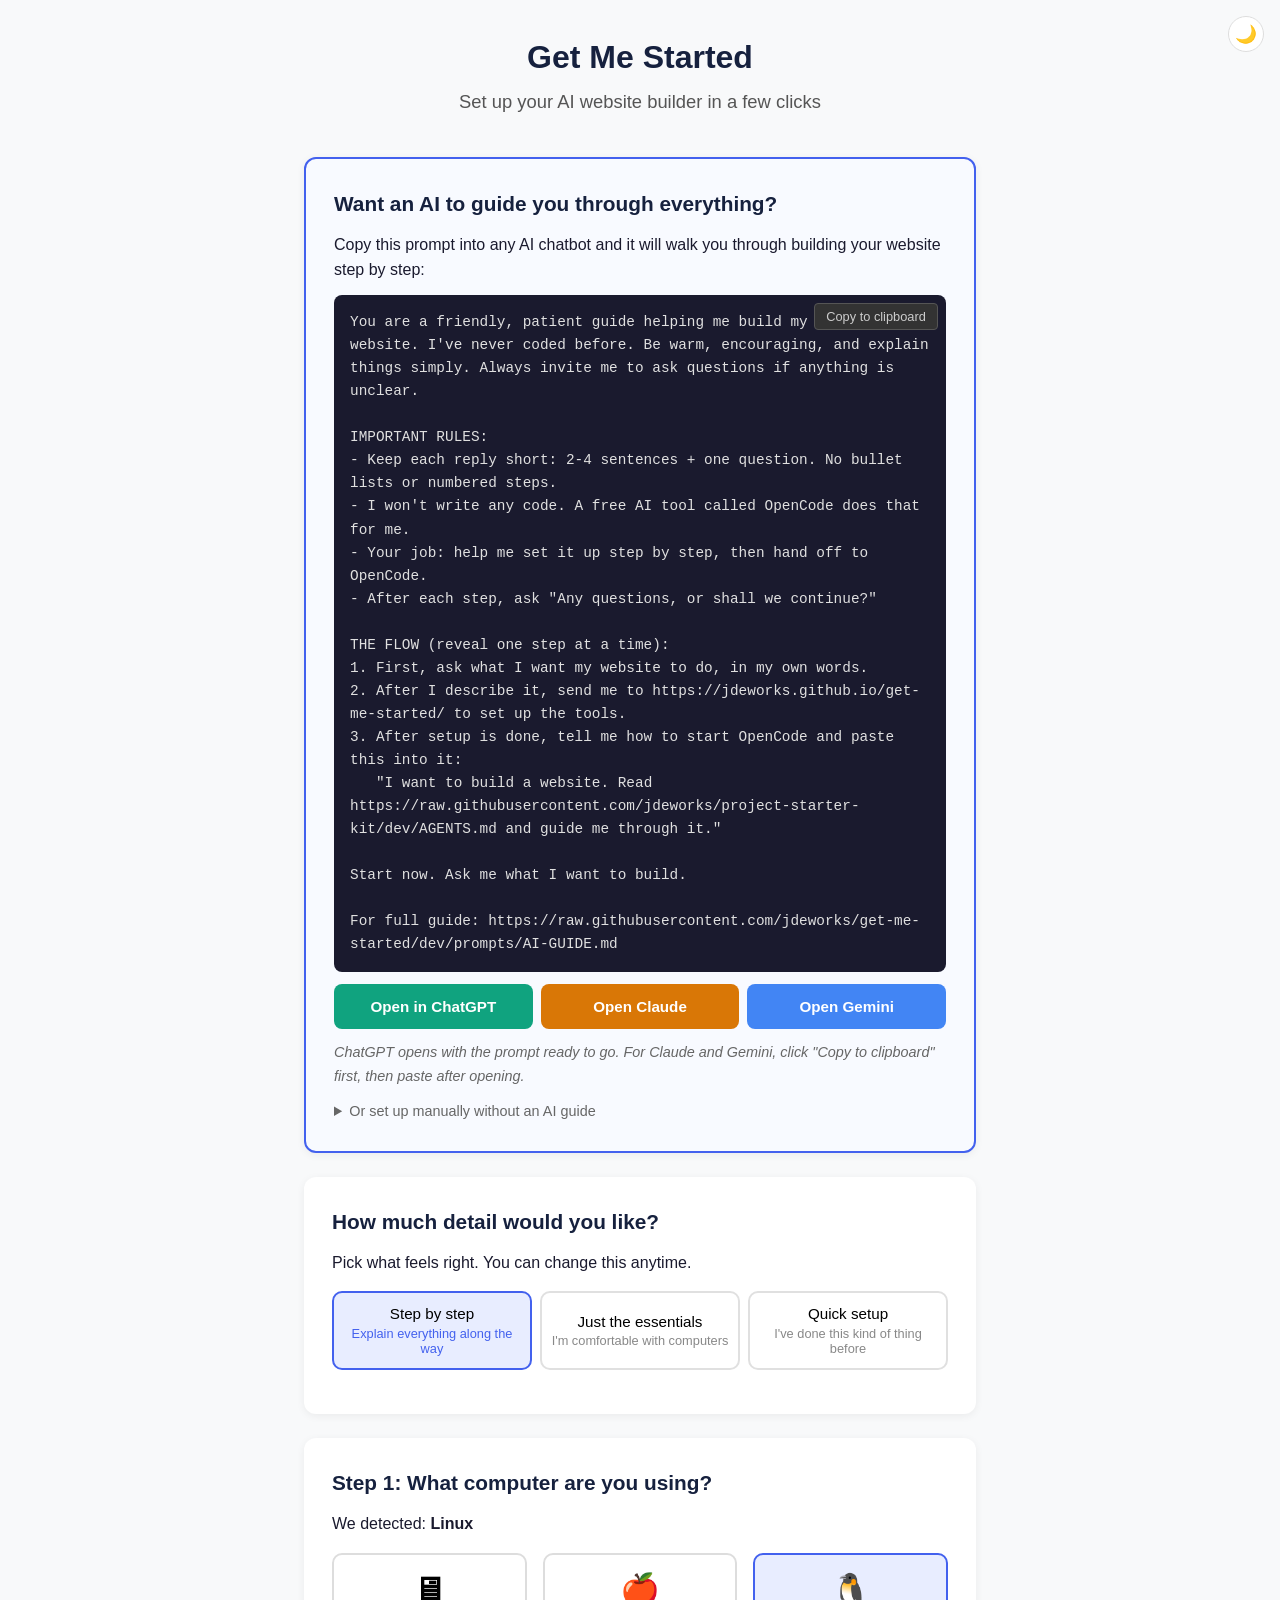
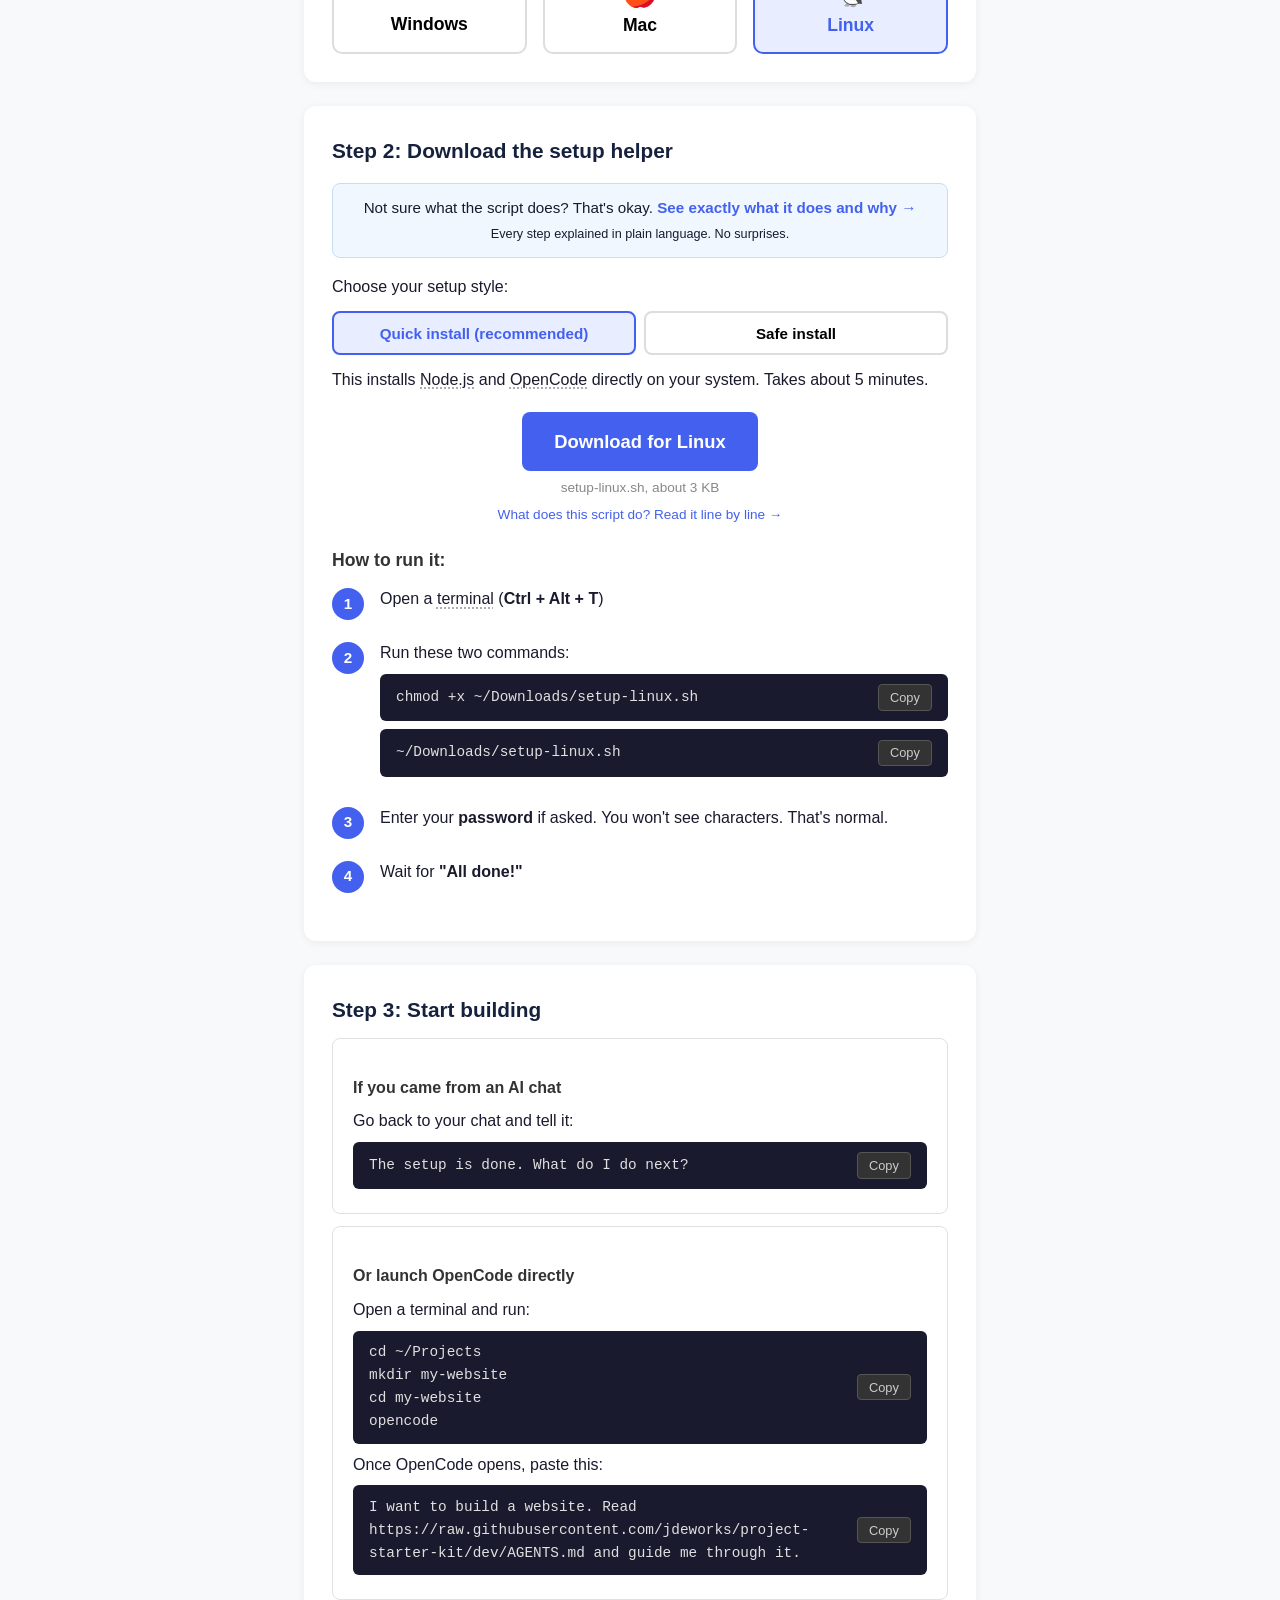
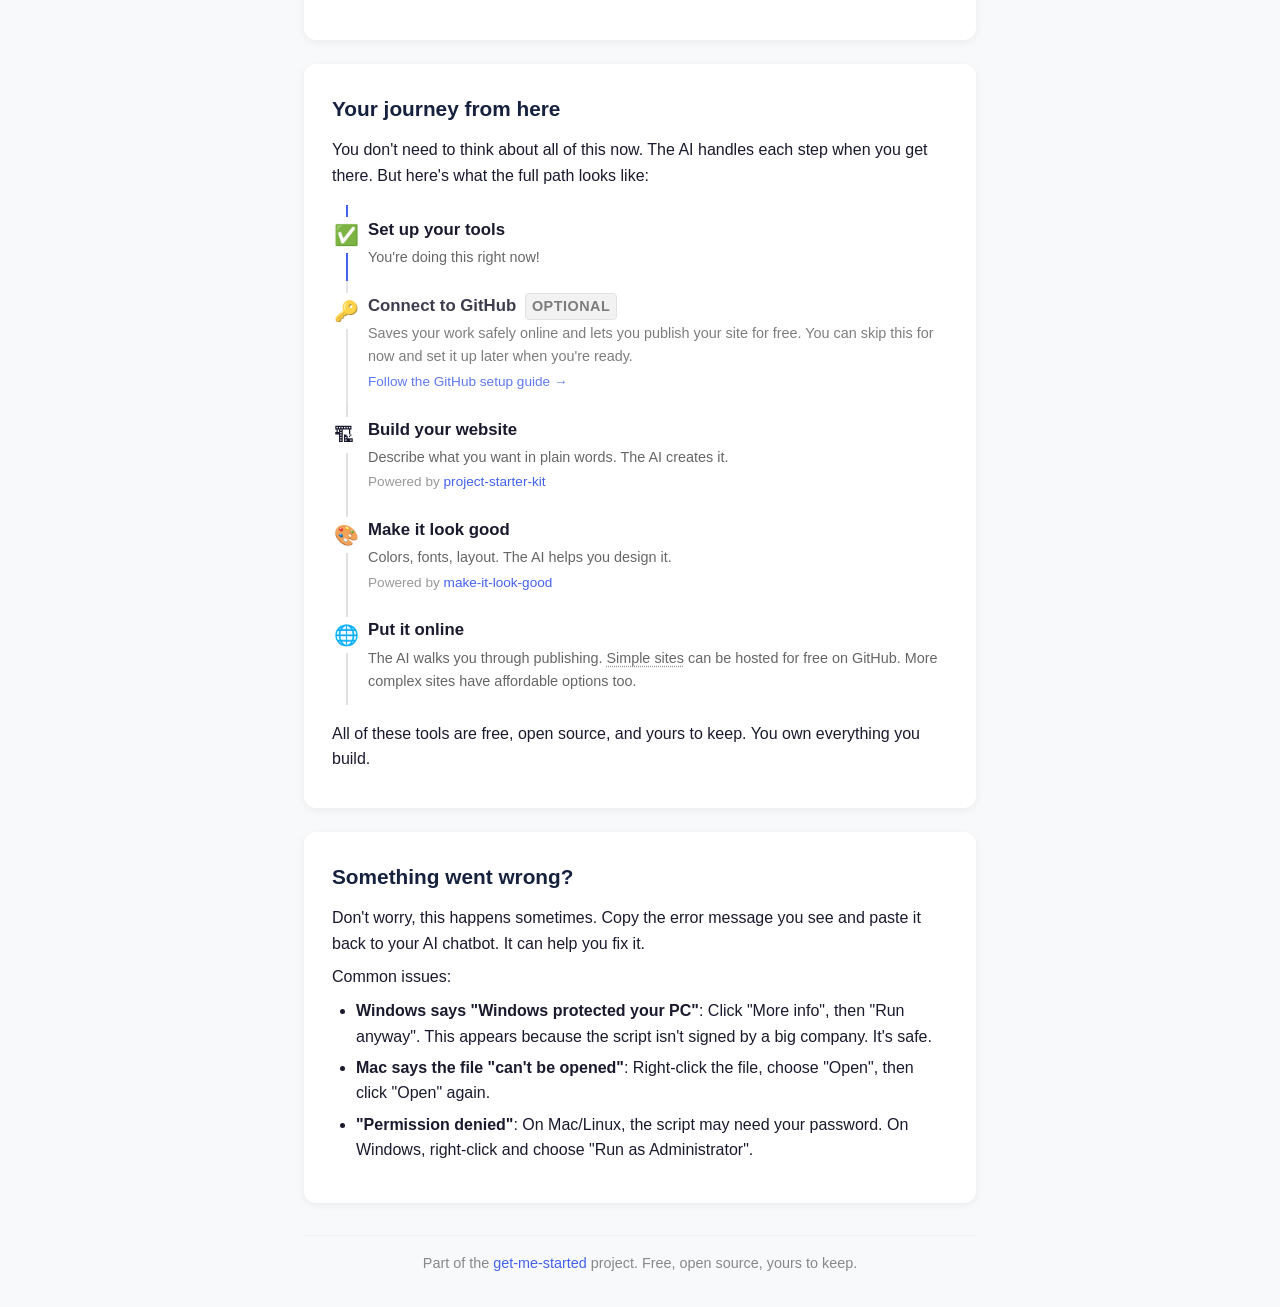
<file: docs/index.html>
<!DOCTYPE html>
<html lang="en">
<head>
  <meta charset="UTF-8">
  <meta name="viewport" content="width=device-width, initial-scale=1.0">
  <title>Get Me Started - Set Up Your Website Builder</title>
  <link rel="icon" href="favicon.svg" type="image/svg+xml">
  <link rel="stylesheet" href="style.css">
</head>
<body>
  <button class="theme-toggle" onclick="toggleTheme()" title="Toggle dark/light mode" id="theme-btn">&#x1F319;</button>
  <header>
    <h1>Get Me Started</h1>
    <p class="subtitle">Set up your AI website builder in a few clicks</p>
  </header>

  <main>
    <!-- Start with AI prompt -->
    <section class="step hero-prompt">
      <h2>Want an AI to guide you through everything?</h2>
      <p>Copy this prompt into any AI chatbot and it will walk you through building your website step by step:</p>

      <div class="prompt-box">
        <pre class="prompt-text" id="ai-prompt">You are a friendly, patient guide helping me build my first website. I've never coded before. Be warm, encouraging, and explain things simply. Always invite me to ask questions if anything is unclear.

IMPORTANT RULES:
- Keep each reply short: 2-4 sentences + one question. No bullet lists or numbered steps.
- I won't write any code. A free AI tool called OpenCode does that for me.
- Your job: help me set it up step by step, then hand off to OpenCode.
- After each step, ask "Any questions, or shall we continue?"

THE FLOW (reveal one step at a time):
1. First, ask what I want my website to do, in my own words.
2. After I describe it, send me to https://jdeworks.github.io/get-me-started/ to set up the tools.
3. After setup is done, tell me how to start OpenCode and paste this into it:
   "I want to build a website. Read https://raw.githubusercontent.com/jdeworks/project-starter-kit/dev/AGENTS.md and guide me through it."

Start now. Ask me what I want to build.

For full guide: https://raw.githubusercontent.com/jdeworks/get-me-started/dev/prompts/AI-GUIDE.md</pre>
        <button class="copy-btn prompt-copy" data-copy="You are a friendly, patient guide helping me build my first website. I've never coded before. Be warm, encouraging, and explain things simply. Always invite me to ask questions if anything is unclear.

IMPORTANT RULES:
- Keep each reply short: 2-4 sentences + one question. No bullet lists or numbered steps.
- I won't write any code. A free AI tool called OpenCode does that for me.
- Your job: help me set it up step by step, then hand off to OpenCode.
- After each step, ask &quot;Any questions, or shall we continue?&quot;

THE FLOW (reveal one step at a time):
1. First, ask what I want my website to do, in my own words.
2. After I describe it, send me to https://jdeworks.github.io/get-me-started/ to set up the tools.
3. After setup is done, tell me how to start OpenCode and paste this into it:
   &quot;I want to build a website. Read https://raw.githubusercontent.com/jdeworks/project-starter-kit/dev/AGENTS.md and guide me through it.&quot;

Start now. Ask me what I want to build.

For full guide: https://raw.githubusercontent.com/jdeworks/get-me-started/dev/prompts/AI-GUIDE.md">Copy to clipboard
      </div>

      <div class="prompt-buttons">
        <a href="https://chatgpt.com/?q=You%20are%20a%20friendly%2C%20patient%20guide%20helping%20me%20build%20my%20first%20website.%20I%27ve%20never%20coded%20before.%20Be%20warm%2C%20encouraging%2C%20and%20explain%20things%20simply.%20Always%20invite%20me%20to%20ask%20questions%20if%20anything%20is%20unclear.%0A%0AIMPORTANT%20RULES%3A%0A-%20Keep%20each%20reply%20short%3A%202-4%20sentences%20%2B%20one%20question.%20No%20bullet%20lists%20or%20numbered%20steps.%0A-%20I%20won%27t%20write%20any%20code.%20A%20free%20AI%20tool%20called%20OpenCode%20does%20that%20for%20me.%0A-%20Your%20job%3A%20help%20me%20set%20it%20up%20step%20by%20step%2C%20then%20hand%20off%20to%20OpenCode.%0A-%20After%20each%20step%2C%20ask%20%22Any%20questions%2C%20or%20shall%20we%20continue%3F%22%0A%0ATHE%20FLOW%20%28reveal%20one%20step%20at%20a%20time%29%3A%0A1.%20First%2C%20ask%20what%20I%20want%20my%20website%20to%20do%2C%20in%20my%20own%20words.%0A2.%20After%20I%20describe%20it%2C%20send%20me%20to%20https%3A//jdeworks.github.io/get-me-started/%20to%20set%20up%20the%20tools.%0A3.%20After%20setup%20is%20done%2C%20tell%20me%20how%20to%20start%20OpenCode%20and%20paste%20this%20into%20it%3A%0A%20%20%20%22I%20want%20to%20build%20a%20website.%20Read%20https%3A//raw.githubusercontent.com/jdeworks/project-starter-kit/dev/AGENTS.md%20and%20guide%20me%20through%20it.%22%0A%0AStart%20now.%20Ask%20me%20what%20I%20want%20to%20build.%0A%0AFor%20full%20guide%3A%20https%3A//raw.githubusercontent.com/jdeworks/get-me-started/dev/prompts/AI-GUIDE.md" target="_blank" class="open-in-btn chatgpt">
          Open in ChatGPT
        </a>
        <a href="https://claude.ai/new" target="_blank" class="open-in-btn claude">
          Open Claude
        </a>
        <a href="https://gemini.google.com/app" target="_blank" class="open-in-btn gemini">
          Open Gemini
        </a>
      </div>
      <p class="explanation">ChatGPT opens with the prompt ready to go. For Claude and Gemini, click "Copy to clipboard" first, then paste after opening.</p>

      <details class="or-manual">
        <summary>Or set up manually without an AI guide</summary>
        <p>Follow the steps below to download and run the setup script yourself.</p>
      </details>
    </section>

    <!-- Experience level -->
    <section class="step">
      <h2>How much detail would you like?</h2>
      <p>Pick what feels right. You can change this anytime.</p>
      <div class="level-selector">
        <button class="level-btn selected" data-level="guided" onclick="setLevel('guided')">
          Step by step
          <small>Explain everything along the way</small>
        </button>
        <button class="level-btn" data-level="standard" onclick="setLevel('standard')">
          Just the essentials
          <small>I'm comfortable with computers</small>
        </button>
        <button class="level-btn" data-level="express" onclick="setLevel('express')">
          Quick setup
          <small>I've done this kind of thing before</small>
        </button>
      </div>
    </section>

    <!-- Step 1: Detect OS -->
    <section id="os-select" class="step">
      <h2>Step 1: What computer are you using?</h2>
      <p>We detected: <strong id="os-detected">checking...</strong></p>
      <div class="os-buttons">
        <button class="os-btn" data-os="windows" id="btn-windows">
          <span class="os-icon">&#x1F5A5;</span>
          Windows
        </button>
        <button class="os-btn" data-os="mac" id="btn-mac">
          <span class="os-icon">&#x1F34E;</span>
          Mac
        </button>
        <button class="os-btn" data-os="linux" id="btn-linux">
          <span class="os-icon">&#x1F427;</span>
          Linux
        </button>
      </div>
    </section>

    <!-- Step 2: Download script (shown after OS chosen) -->
    <section id="download-section" class="step hidden">
      <h2>Step 2: Download the setup helper</h2>

      <div class="safety-callout for-guided">
        Not sure what the script does? That's okay. <a href="explained.html">See exactly what it does and why &rarr;</a><br>
        <small>Every step explained in plain language. No surprises.</small>
      </div>

      <!-- Windows instructions -->
      <div id="instructions-windows" class="instructions hidden">
        <p>Choose your setup style:</p>

        <div class="option-tabs">
          <button class="option-tab selected" data-option="win-safe" onclick="showWinOption('win-safe')">Safe install (recommended)</button>
          <button class="option-tab" data-option="win-quick" onclick="showWinOption('win-quick')">Quick install</button>
        </div>

        <div id="win-safe" class="option-content">
          <p>This runs everything inside a <span class="term">protected space<span class="tip">A separate area on your computer where programs run without affecting anything else. Think of it like a guest room. The guest has everything they need, but they don't rearrange your furniture.</span></span> on your computer. Nothing touches the rest of your system, and you can delete the whole thing cleanly anytime.</p>

          <div class="download-box">
            <a href="scripts/setup-windows.ps1" download class="download-btn">
              Download for Windows
            </a>
            <span class="file-info">setup-windows.ps1, installs Docker + downloads the AI coding app</span>
            <a href="explained.html#win-safe" class="explain-link">What does this script do? Read it line by line &rarr;</a>
          </div>

          <div class="for-guided">
            <h3>How to run it:</h3>
            <div class="visual-steps">
              <div class="visual-step">
                <div class="step-number">1</div>
                <div class="step-content">
                  <p>Find the downloaded file (usually in your <strong>Downloads</strong> folder)</p>
                  <div class="screenshot-box">
                    <img src="img/windows-downloads.svg" alt="Windows Downloads folder showing the setup file" width="480">
                  </div>
                </div>
              </div>
              <div class="visual-step">
                <div class="step-number">2</div>
                <div class="step-content">
                  <p><strong>Right-click</strong> the file and choose <strong>"Run with PowerShell"</strong></p>
                  <div class="screenshot-box">
                    <img src="img/windows-rightclick.svg" alt="Right-click menu showing Run with PowerShell option" width="360">
                  </div>
                </div>
              </div>
              <div class="visual-step">
                <div class="step-number">3</div>
                <div class="step-content">
                  <p>If Windows asks <em>"Do you want to allow this app to make changes?"</em>, click <strong>Yes</strong>.</p>
                  <p class="explanation">Why? The script needs permission to install Docker. This is the same popup you see when installing any app.</p>
                </div>
              </div>
              <div class="visual-step">
                <div class="step-number">4</div>
                <div class="step-content">
                  <p>Wait for it to finish. You may need to <strong>restart your computer</strong> once (Docker needs this). After restarting, run the script again. It picks up where it left off.</p>
                </div>
              </div>
              <div class="visual-step">
                <div class="step-number">5</div>
                <div class="step-content">
                  <p>When it says <strong>"All done!"</strong>, open <strong>agent-sandbox.exe</strong> from your Downloads folder. A visual wizard will guide you through picking a template and a project folder.</p>
                </div>
              </div>
            </div>
          </div>

          <div class="for-standard">
            <h3>How to run it:</h3>
            <ol>
              <li>Right-click the .ps1 file &rarr; <strong>Run with PowerShell</strong></li>
              <li>Accept permission prompt, wait for Docker install</li>
              <li>Restart if prompted, run script again</li>
              <li>Open agent-sandbox.exe, pick a template and folder</li>
            </ol>
          </div>

          <p class="for-express">Right-click .ps1 &rarr; Run with PowerShell. Installs Docker + downloads agent-sandbox.exe. Restart if needed, re-run. Open the .exe, pick template + folder.</p>
        </div>

        <div id="win-quick" class="option-content hidden">
          <p>This installs <span class="term">OpenCode<span class="tip">A free AI coding assistant that writes website code for you. You describe what you want in plain words, and it creates it. It's free and open source.</span></span> directly on your computer. Faster to set up, but it lives on your system permanently (you can uninstall it anytime like any other app).</p>

          <div class="download-box">
            <a href="scripts/setup-windows-direct.ps1" download class="download-btn">
              Download for Windows
            </a>
            <span class="file-info">setup-windows-direct.ps1, about 3 KB</span>
            <a href="explained.html#win-quick" class="explain-link">What does this script do? Read it line by line &rarr;</a>
          </div>

          <div class="for-guided">
            <h3>How to run it:</h3>
            <div class="visual-steps">
              <div class="visual-step">
                <div class="step-number">1</div>
                <div class="step-content">
                  <p>Find the downloaded file (usually in your <strong>Downloads</strong> folder)</p>
                  <div class="screenshot-box">
                    <img src="img/windows-downloads.svg" alt="Windows Downloads folder showing the setup file" width="480">
                  </div>
                </div>
              </div>
              <div class="visual-step">
                <div class="step-number">2</div>
                <div class="step-content">
                  <p><strong>Right-click</strong> the file and choose <strong>"Run with PowerShell"</strong></p>
                  <div class="screenshot-box">
                    <img src="img/windows-rightclick.svg" alt="Right-click menu showing Run with PowerShell option" width="360">
                  </div>
                </div>
              </div>
              <div class="visual-step">
                <div class="step-number">3</div>
                <div class="step-content">
                  <p>If Windows asks <em>"Do you want to allow this app to make changes?"</em>, click <strong>Yes</strong>.</p>
                  <p class="explanation">Why? The script needs permission to install programs. Same popup as installing any app.</p>
                </div>
              </div>
              <div class="visual-step">
                <div class="step-number">4</div>
                <div class="step-content">
                  <p>Wait for it to finish. You'll see <strong>"All done!"</strong></p>
                  <div class="screenshot-box">
                    <img src="img/windows-done.svg" alt="Terminal showing setup complete message" width="520">
                  </div>
                </div>
              </div>
            </div>
          </div>

          <div class="for-standard">
            <h3>How to run it:</h3>
            <ol>
              <li>Find the .ps1 file in <strong>Downloads</strong></li>
              <li><strong>Right-click</strong> &rarr; <strong>"Run with PowerShell"</strong></li>
              <li>Click <strong>Yes</strong> if asked to allow changes</li>
              <li>Wait for <strong>"All done!"</strong></li>
            </ol>
          </div>

          <p class="for-express">Right-click .ps1 &rarr; Run with PowerShell. Accept UAC. Wait for "All done!"</p>
        </div>
      </div>

      <!-- Mac instructions -->
      <div id="instructions-mac" class="instructions hidden">
        <p>Choose your setup style:</p>

        <div class="option-tabs">
          <button class="option-tab selected" data-option="mac-quick" onclick="showMacOption('mac-quick')">Quick install (recommended)</button>
          <button class="option-tab" data-option="mac-safe" onclick="showMacOption('mac-safe')">Safe install</button>
        </div>

        <div id="mac-quick" class="option-content">
          <p>This installs <span class="term">Node.js<span class="tip">The engine that runs website code on your computer. It's free, used by millions of developers.</span></span> and <span class="term">OpenCode<span class="tip">A free AI coding assistant. You describe what you want in plain words, and it writes the code for you.</span></span> directly on your Mac. Takes about 5 minutes. You can uninstall them anytime.</p>

          <div class="download-box">
            <a href="scripts/setup-mac.command" download class="download-btn">
              Download for Mac
            </a>
            <span class="file-info">setup-mac.command, about 3 KB</span>
            <a href="explained.html#mac" class="explain-link">What does this script do? Read it line by line &rarr;</a>
          </div>

          <div class="for-guided">
            <h3>How to run it:</h3>
            <div class="visual-steps">
              <div class="visual-step">
                <div class="step-number">1</div>
                <div class="step-content"><p>Find the file in your <strong>Downloads</strong> folder</p></div>
              </div>
              <div class="visual-step">
                <div class="step-number">2</div>
                <div class="step-content">
                  <p><strong>Double-click</strong> it. A Terminal window will open.</p>
                  <div class="screenshot-box"><img src="img/mac-terminal.svg" alt="Mac Terminal running setup" width="520"></div>
                </div>
              </div>
              <div class="visual-step">
                <div class="step-number">3</div>
                <div class="step-content">
                  <p>If macOS says <em>"can't be opened"</em>: <strong>Right-click</strong> the file, choose <strong>"Open"</strong>, click <strong>"Open"</strong> again.</p>
                  <div class="screenshot-box"><img src="img/mac-gatekeeper.svg" alt="macOS Gatekeeper dialog" width="400"></div>
                </div>
              </div>
              <div class="visual-step">
                <div class="step-number">4</div>
                <div class="step-content">
                  <p>Enter your <strong>password</strong> if asked. You won't see characters as you type. That's normal.</p>
                </div>
              </div>
              <div class="visual-step">
                <div class="step-number">5</div>
                <div class="step-content"><p>Wait for <strong>"All done!"</strong></p></div>
              </div>
            </div>
          </div>
          <div class="for-standard"><h3>How to run it:</h3><ol><li>Double-click the file in Downloads</li><li>If blocked: right-click &rarr; Open &rarr; Open again</li><li>Enter password if prompted</li><li>Wait for "All done!"</li></ol></div>
          <p class="for-express">Double-click .command file. Bypass Gatekeeper if needed. Enter password.</p>
        </div>

        <div id="mac-safe" class="option-content hidden">
          <p>This installs everything inside a <span class="term">protected space<span class="tip">A separate area on your computer where programs run without affecting anything else. Think of it like a guest room. The guest has everything they need, but they don't rearrange your furniture.</span></span> using Docker. Nothing touches the rest of your system. Takes about 15-20 minutes.</p>

          <div class="download-box">
            <a href="scripts/setup-mac-docker.command" download class="download-btn">
              Download for Mac
            </a>
            <span class="file-info">setup-mac-docker.command, about 4 KB</span>
            <a href="explained.html#mac-docker" class="explain-link">What does this script do? Read it line by line &rarr;</a>
          </div>

          <div class="info-note">
            <strong>Note:</strong> You'll need to install Docker Desktop manually. The script will open the download page and guide you through it.
          </div>

          <div class="for-guided">
            <h3>How to run it:</h3>
            <div class="visual-steps">
              <div class="visual-step">
                <div class="step-number">1</div>
                <div class="step-content"><p>Find the file in your <strong>Downloads</strong> folder</p></div>
              </div>
              <div class="visual-step">
                <div class="step-number">2</div>
                <div class="step-content">
                  <p><strong>Double-click</strong> it. A Terminal window will open.</p>
                  <div class="screenshot-box"><img src="img/mac-terminal.svg" alt="Mac Terminal running setup" width="520"></div>
                </div>
              </div>
              <div class="visual-step">
                <div class="step-number">3</div>
                <div class="step-content">
                  <p>If macOS says <em>"can't be opened"</em>: <strong>Right-click</strong> the file, choose <strong>"Open"</strong>, click <strong>"Open"</strong> again.</p>
                  <div class="screenshot-box"><img src="img/mac-gatekeeper.svg" alt="macOS Gatekeeper dialog" width="400"></div>
                </div>
              </div>
              <div class="visual-step">
                <div class="step-number">4</div>
                <div class="step-content"><p>Enter your <strong>password</strong> if asked. The script will guide you through installing Docker Desktop (opens the download page for you).</p></div>
              </div>
              <div class="visual-step">
                <div class="step-number">5</div>
                <div class="step-content"><p>Wait for <strong>"All done!"</strong></p></div>
              </div>
            </div>
          </div>
          <div class="for-standard"><h3>How to run it:</h3><ol><li>Double-click the file in Downloads</li><li>If blocked: right-click &rarr; Open &rarr; Open again</li><li>Follow Docker install prompts</li><li>Wait for "All done!"</li></ol></div>
          <p class="for-express">Double-click .command file. Bypass Gatekeeper. Follow Docker install prompts. Wait for completion.</p>
        </div>
      </div>

      <!-- Linux instructions -->
      <div id="instructions-linux" class="instructions hidden">
        <p>Choose your setup style:</p>

        <div class="option-tabs">
          <button class="option-tab selected" data-option="linux-quick" onclick="showLinuxOption('linux-quick')">Quick install (recommended)</button>
          <button class="option-tab" data-option="linux-safe" onclick="showLinuxOption('linux-safe')">Safe install</button>
        </div>

        <div id="linux-quick" class="option-content">
          <p>This installs <span class="term">Node.js<span class="tip">The engine that runs website code on your computer. It's free, used by millions of developers.</span></span> and <span class="term">OpenCode<span class="tip">A free AI coding assistant. You describe what you want in plain words, and it writes the code for you.</span></span> directly on your system. Takes about 5 minutes.</p>

          <div class="download-box">
            <a href="scripts/setup-linux.sh" download class="download-btn">
              Download for Linux
            </a>
            <span class="file-info">setup-linux.sh, about 3 KB</span>
            <a href="explained.html#linux" class="explain-link">What does this script do? Read it line by line &rarr;</a>
          </div>

          <div class="for-guided">
            <h3>How to run it:</h3>
            <div class="visual-steps">
              <div class="visual-step">
                <div class="step-number">1</div>
                <div class="step-content"><p>Open a <span class="term">terminal<span class="tip">A text window where you type commands. Press Ctrl + Alt + T on most Linux systems.</span></span> (<strong>Ctrl + Alt + T</strong>)</p></div>
              </div>
              <div class="visual-step">
                <div class="step-number">2</div>
                <div class="step-content">
                  <p>Run these two commands:</p>
                  <div class="code-block"><code>chmod +x ~/Downloads/setup-linux.sh</code><button class="copy-btn" data-copy="chmod +x ~/Downloads/setup-linux.sh">Copy</button></div>
                  <div class="code-block"><code>~/Downloads/setup-linux.sh</code><button class="copy-btn" data-copy="~/Downloads/setup-linux.sh">Copy</button></div>
                </div>
              </div>
              <div class="visual-step">
                <div class="step-number">3</div>
                <div class="step-content"><p>Enter your <strong>password</strong> if asked. You won't see characters. That's normal.</p></div>
              </div>
              <div class="visual-step">
                <div class="step-number">4</div>
                <div class="step-content"><p>Wait for <strong>"All done!"</strong></p></div>
              </div>
            </div>
          </div>
          <div class="for-standard"><h3>How to run it:</h3><ol><li>Open terminal (Ctrl+Alt+T)</li><li><code>chmod +x ~/Downloads/setup-linux.sh && ~/Downloads/setup-linux.sh</code></li><li>Enter password if prompted</li><li>Wait for "All done!"</li></ol></div>
          <div class="for-express"><div class="code-block"><code>chmod +x ~/Downloads/setup-linux.sh && ~/Downloads/setup-linux.sh</code><button class="copy-btn" data-copy="chmod +x ~/Downloads/setup-linux.sh && ~/Downloads/setup-linux.sh">Copy</button></div></div>
        </div>

        <div id="linux-safe" class="option-content hidden">
          <p>This installs everything inside a <span class="term">protected space<span class="tip">A separate area where programs run without affecting anything else. You can delete the whole thing cleanly anytime.</span></span> using Docker. Nothing touches the rest of your system.</p>

          <div class="download-box">
            <a href="scripts/setup-linux-docker.sh" download class="download-btn">
              Download for Linux
            </a>
            <span class="file-info">setup-linux-docker.sh, about 4 KB</span>
            <a href="explained.html#linux-docker" class="explain-link">What does this script do? Read it line by line &rarr;</a>
          </div>

          <div class="for-guided">
            <h3>How to run it:</h3>
            <div class="visual-steps">
              <div class="visual-step">
                <div class="step-number">1</div>
                <div class="step-content"><p>Open a terminal (<strong>Ctrl + Alt + T</strong>)</p></div>
              </div>
              <div class="visual-step">
                <div class="step-number">2</div>
                <div class="step-content">
                  <p>Run these two commands:</p>
                  <div class="code-block"><code>chmod +x ~/Downloads/setup-linux-docker.sh</code><button class="copy-btn" data-copy="chmod +x ~/Downloads/setup-linux-docker.sh">Copy</button></div>
                  <div class="code-block"><code>~/Downloads/setup-linux-docker.sh</code><button class="copy-btn" data-copy="~/Downloads/setup-linux-docker.sh">Copy</button></div>
                </div>
              </div>
              <div class="visual-step">
                <div class="step-number">3</div>
                <div class="step-content"><p>Enter your <strong>password</strong> if asked. You won't see characters. That's normal.</p></div>
              </div>
              <div class="visual-step">
                <div class="step-number">4</div>
                <div class="step-content"><p>Wait for <strong>"All done!"</strong></p></div>
              </div>
            </div>
          </div>
          <div class="for-standard"><h3>How to run it:</h3><ol><li>Open terminal (Ctrl+Alt+T)</li><li><code>chmod +x ~/Downloads/setup-linux-docker.sh && ~/Downloads/setup-linux-docker.sh</code></li><li>Enter password if prompted</li><li>Wait for "All done!"</li></ol></div>
          <div class="for-express"><div class="code-block"><code>chmod +x ~/Downloads/setup-linux-docker.sh && ~/Downloads/setup-linux-docker.sh</code><button class="copy-btn" data-copy="chmod +x ~/Downloads/setup-linux-docker.sh && ~/Downloads/setup-linux-docker.sh">Copy</button></div></div>
        </div>
      </div>
    </section>

    <!-- Step 3: What's next (dynamically shown based on OS + install type) -->
    <section id="next-section" class="step">
      <h2>Step 3: Start building</h2>

      <!-- Always show: AI chat return option -->
      <div class="next-option">
        <h3>If you came from an AI chat</h3>
        <p>Go back to your chat and tell it:</p>
        <div class="code-block">
          <code>The setup is done. What do I do next?</code>
          <button class="copy-btn" data-copy="The setup is done. What do I do next?">Copy</button>
        </div>
      </div>

      <!-- Quick install (all OS): open terminal, launch opencode -->
      <div id="next-quick" class="next-option hidden">
        <h3>Or launch OpenCode directly</h3>
        <div id="next-quick-unix" class="hidden">
          <p>Open a terminal and run:</p>
          <div class="code-block">
            <code>cd ~/Projects
mkdir my-website
cd my-website
opencode</code>
            <button class="copy-btn" data-copy="cd ~/Projects && mkdir my-website && cd my-website && opencode">Copy</button>
          </div>
        </div>
        <div id="next-quick-win" class="hidden">
          <p>Open PowerShell and run:</p>
          <div class="code-block">
            <code>cd C:\Projects
mkdir my-website
cd my-website
opencode</code>
            <button class="copy-btn" data-copy="cd C:\Projects; mkdir my-website; cd my-website; opencode">Copy</button>
          </div>
        </div>
        <p>Once OpenCode opens, paste this:</p>
        <div class="code-block">
          <code>I want to build a website. Read https://raw.githubusercontent.com/jdeworks/project-starter-kit/dev/AGENTS.md and guide me through it.</code>
          <button class="copy-btn" data-copy="I want to build a website. Read https://raw.githubusercontent.com/jdeworks/project-starter-kit/dev/AGENTS.md and guide me through it.">Copy</button>
        </div>
      </div>

      <!-- Safe install Windows: open the .exe -->
      <div id="next-safe-win" class="next-option hidden">
        <h3>Or open Agent Sandbox</h3>
        <p>Open <strong>agent-sandbox.exe</strong> from your Downloads folder. The wizard will ask you to pick a template and a project folder. Once the AI coding tool opens, paste this:</p>
        <div class="code-block">
          <code>I want to build a website. Read https://raw.githubusercontent.com/jdeworks/project-starter-kit/dev/AGENTS.md and guide me through it.</code>
          <button class="copy-btn" data-copy="I want to build a website. Read https://raw.githubusercontent.com/jdeworks/project-starter-kit/dev/AGENTS.md and guide me through it.">Copy</button>
        </div>
      </div>

      <!-- Safe install Mac/Linux: terminal + sandbox-me -->
      <div id="next-safe-unix" class="next-option hidden">
        <h3>Or launch the sandbox</h3>
        <p>Open a terminal and run:</p>
        <div class="code-block">
          <code>cd ~/Projects
mkdir my-website
cd my-website
sandbox-me</code>
          <button class="copy-btn" data-copy="cd ~/Projects && mkdir my-website && cd my-website && sandbox-me">Copy</button>
        </div>
        <p>Once OpenCode opens inside the sandbox, paste this:</p>
        <div class="code-block">
          <code>I want to build a website. Read https://raw.githubusercontent.com/jdeworks/project-starter-kit/dev/AGENTS.md and guide me through it.</code>
          <button class="copy-btn" data-copy="I want to build a website. Read https://raw.githubusercontent.com/jdeworks/project-starter-kit/dev/AGENTS.md and guide me through it.">Copy</button>
        </div>
      </div>
    </section>

    <!-- Your journey -->
    <section class="step">
      <h2>Your journey from here</h2>
      <p>You don't need to think about all of this now. The AI handles each step when you get there. But here's what the full path looks like:</p>

      <div class="journey">
        <div class="journey-step current">
          <div class="journey-marker">&#x2705;</div>
          <div class="journey-content">
            <strong>Set up your tools</strong>
            <span>You're doing this right now!</span>
          </div>
        </div>
        <div class="journey-step optional">
          <div class="journey-marker">&#x1F511;</div>
          <div class="journey-content">
            <strong>Connect to GitHub <span class="badge-optional">optional</span></strong>
            <span>Saves your work safely online and lets you publish your site for free. You can skip this for now and set it up later when you're ready.</span>
            <span class="journey-tool"><a href="github.html">Follow the GitHub setup guide &rarr;</a></span>
          </div>
        </div>
        <div class="journey-step">
          <div class="journey-marker">&#x1F3D7;</div>
          <div class="journey-content">
            <strong>Build your website</strong>
            <span>Describe what you want in plain words. The AI creates it.</span>
            <span class="journey-tool">Powered by <a href="https://github.com/jdeworks/project-starter-kit">project-starter-kit</a></span>
          </div>
        </div>
        <div class="journey-step">
          <div class="journey-marker">&#x1F3A8;</div>
          <div class="journey-content">
            <strong>Make it look good</strong>
            <span>Colors, fonts, layout. The AI helps you design it.</span>
            <span class="journey-tool">Powered by <a href="https://github.com/jdeworks/make-it-look-good">make-it-look-good</a></span>
          </div>
        </div>
        <div class="journey-step">
          <div class="journey-marker">&#x1F310;</div>
          <div class="journey-content">
            <strong>Put it online</strong>
            <span>The AI walks you through publishing. <span class="term">Simple sites<span class="tip">A "simple site" shows the same pages to everyone, like a brochure. Things like a shop homepage, portfolio, or blog. These can be hosted completely free on GitHub Pages. If your site needs a login system, payments, or a database, that's a "dynamic site" which needs a different (still affordable) hosting option. The AI will help you figure this out.</span></span> can be hosted for free on GitHub. More complex sites have affordable options too.</span>
          </div>
        </div>
      </div>

      <p>All of these tools are free, open source, and yours to keep. You own everything you build.</p>
    </section>

    <!-- Troubleshooting -->
    <section id="trouble" class="step">
      <h2>Something went wrong?</h2>
      <p>Don't worry, this happens sometimes. Copy the error message you see and paste it back to your AI chatbot. It can help you fix it.</p>
      <p>Common issues:</p>
      <ul>
        <li><strong>Windows says "Windows protected your PC"</strong>: Click "More info", then "Run anyway". This appears because the script isn't signed by a big company. It's safe.</li>
        <li><strong>Mac says the file "can't be opened"</strong>: Right-click the file, choose "Open", then click "Open" again.</li>
        <li><strong>"Permission denied"</strong>: On Mac/Linux, the script may need your password. On Windows, right-click and choose "Run as Administrator".</li>
      </ul>
    </section>
  </main>

  <footer>
    <p>Part of the <a href="https://github.com/jdeworks/get-me-started">get-me-started</a> project. Free, open source, yours to keep.</p>
  </footer>

  <script src="app.js"></script>
</body>
</html>
</file>
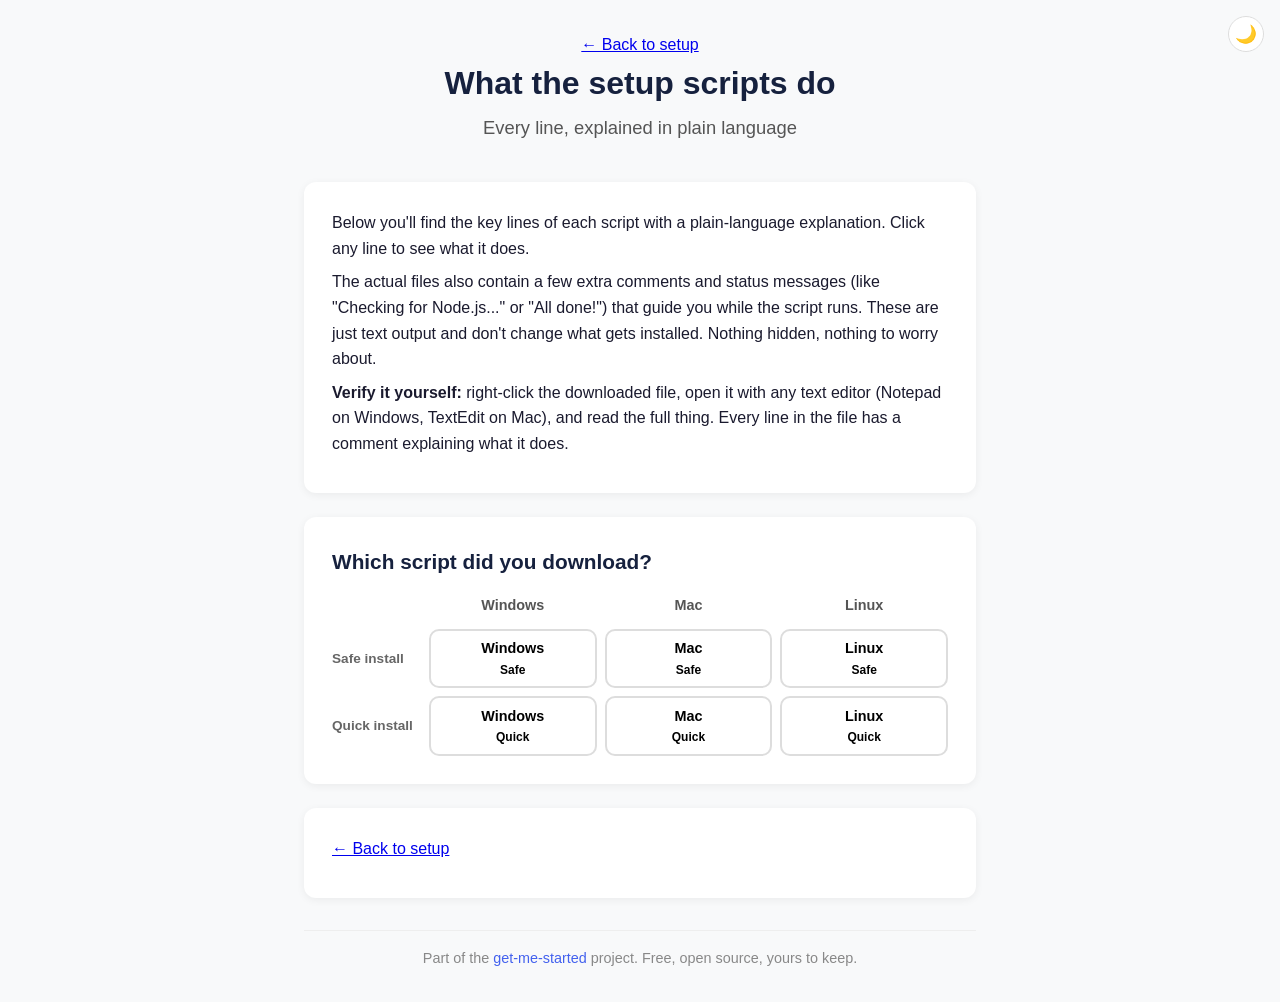
<file: docs/explained.html>
<!DOCTYPE html>
<html lang="en">
<head>
  <meta charset="UTF-8">
  <meta name="viewport" content="width=device-width, initial-scale=1.0">
  <title>What the setup scripts do - Get Me Started</title>
  <link rel="icon" href="favicon.svg" type="image/svg+xml">
  <link rel="stylesheet" href="style.css">
  <link rel="stylesheet" href="code-viewer.css">
</head>
<body>
  <button class="theme-toggle" onclick="toggleTheme()" title="Toggle dark/light mode" id="theme-btn">&#x1F319;</button>
  <header>
    <p><a href="index.html">&larr; Back to setup</a></p>
    <h1>What the setup scripts do</h1>
    <p class="subtitle">Every line, explained in plain language</p>
  </header>

  <main>
    <section class="step">
      <p>Below you'll find the key lines of each script with a plain-language explanation. Click any line to see what it does.</p>
      <p>The actual files also contain a few extra comments and status messages (like "Checking for Node.js..." or "All done!") that guide you while the script runs. These are just text output and don't change what gets installed. Nothing hidden, nothing to worry about.</p>
      <p><strong>Verify it yourself:</strong> right-click the downloaded file, open it with any text editor (Notepad on Windows, TextEdit on Mac), and read the full thing. Every line in the file has a comment explaining what it does.</p>
    </section>

    <section class="step">
      <h2>Which script did you download?</h2>
      <div class="script-grid">
        <div class="script-grid-header"></div>
        <div class="script-grid-header">Windows</div>
        <div class="script-grid-header">Mac</div>
        <div class="script-grid-header">Linux</div>
        <div class="script-grid-label">Safe install</div>
        <button class="os-btn" onclick="showExplain('win-safe')">Windows<br><small>Safe</small></button>
        <button class="os-btn" onclick="showExplain('mac-docker')">Mac<br><small>Safe</small></button>
        <button class="os-btn" onclick="showExplain('linux-docker')">Linux<br><small>Safe</small></button>
        <div class="script-grid-label">Quick install</div>
        <button class="os-btn" onclick="showExplain('win-quick')">Windows<br><small>Quick</small></button>
        <button class="os-btn" onclick="showExplain('mac')">Mac<br><small>Quick</small></button>
        <button class="os-btn" onclick="showExplain('linux')">Linux<br><small>Quick</small></button>
      </div>
    </section>

    <!-- ===================== WINDOWS SAFE ===================== -->
    <section id="explain-win-safe" class="step explanation-section hidden">
      <h2>setup-windows.ps1: Safe install</h2>
      <div class="code-viewer">
        <div class="code-viewer-header">setup-windows.ps1, 135 lines</div>
        <div class="code-viewer-body">
          <div class="cv-section">Header comments (lines 1-12)</div>
          <div class="cv-line" data-tip="Lines starting with # are comments. They're notes for humans. Your computer ignores them completely. These explain what the script does before it does anything.">
            <div class="cv-line-row"><span class="cv-ln">1</span><span class="cv-code"><span class="cmt"># get-me-started: Windows setup helper (Safe install)</span></span><span class="cv-hint-icon">?</span></div>
            <div class="cv-explain"></div>
          </div>
          <div class="cv-line" data-tip="More comments explaining what the 3 steps are: install Docker, download agent-sandbox, create a folder. Nothing runs yet. These are just notes.">
            <div class="cv-line-row"><span class="cv-ln">2-12</span><span class="cv-code"><span class="cmt"># This script does 3 things:
#   1. Installs Docker Desktop ...
#   2. Downloads agent-sandbox.exe ...
#   3. Creates a Projects folder ...
# HOW TO RUN: Right-click this file > "Run with PowerShell"</span></span><span class="cv-hint-icon">?</span></div>
            <div class="cv-explain"></div>
          </div>

          <div class="cv-section">Allow this script to run (line 17)</div>
          <div class="cv-line" data-tip="PowerShell blocks scripts by default as a safety measure. This tells PowerShell: 'allow THIS script to run, just this one time, just in this window.' It doesn't change any system settings permanently.">
            <div class="cv-line-row"><span class="cv-ln">17</span><span class="cv-code"><span class="cmd">Set-ExecutionPolicy</span> -Scope Process -ExecutionPolicy Bypass -Force</span><span class="cv-hint-icon">?</span></div>
            <div class="cv-explain"></div>
          </div>

          <div class="cv-section">Welcome message (lines 19-31)</div>
          <div class="cv-line" data-tip="Write-Host prints text on your screen. These lines display the welcome banner and explain what's about to happen. -ForegroundColor changes the text color (Cyan = light blue, Yellow = warning color). This is just informational. Nothing is installed yet.">
            <div class="cv-line-row"><span class="cv-ln">19-31</span><span class="cv-code"><span class="cmd">Write-Host</span> <span class="str">"========================================"</span> -ForegroundColor Cyan
<span class="cmd">Write-Host</span> <span class="str">"  Get Me Started - Windows Safe Setup"</span> -ForegroundColor Cyan
<span class="cmd">Write-Host</span> <span class="str">"This sets up an isolated coding environment..."</span>
<span class="cmd">Write-Host</span> <span class="str">"Note: Windows may ask 'Do you want to allow...'"</span> -ForegroundColor Yellow</span><span class="cv-hint-icon">?</span></div>
            <div class="cv-explain"></div>
          </div>

          <div class="cv-section">Check for winget (lines 33-46)</div>
          <div class="cv-line" data-tip="Checks if 'winget' is available on your computer. winget is Windows' built-in app installer, like an app store from the command line. It comes pre-installed on Windows 10 (version 1809+) and Windows 11. If it's missing, your Windows may need an update.">
            <div class="cv-line-row"><span class="cv-ln">37</span><span class="cv-code">$hasWinget = <span class="cmd">Get-Command</span> winget -ErrorAction SilentlyContinue</span><span class="cv-hint-icon">?</span></div>
            <div class="cv-explain"></div>
          </div>
          <div class="cv-line" data-tip="If winget wasn't found, show an error message and stop. The script can't install anything without winget. 'exit 1' means 'stop the script because something went wrong.'">
            <div class="cv-line-row"><span class="cv-ln">38-46</span><span class="cv-code"><span class="kw">if</span> (-not $hasWinget) {
    <span class="cmd">Write-Host</span> <span class="str">"[!] winget not found."</span> -ForegroundColor Red
    <span class="cmd">Write-Host</span> <span class="str">"Please update Windows or install 'App Installer'..."</span>
    <span class="kw">exit</span> 1
}</span><span class="cv-hint-icon">?</span></div>
            <div class="cv-explain"></div>
          </div>

          <div class="cv-section">Step 1: Install Docker Desktop (lines 48-69)</div>
          <div class="cv-line" data-tip="Checks if Docker is already installed by looking for the 'docker' command. If it exists, it shows the version and skips to the next step. Nothing gets reinstalled.">
            <div class="cv-line-row"><span class="cv-ln">55</span><span class="cv-code">$hasDocker = <span class="cmd">Get-Command</span> docker -ErrorAction SilentlyContinue</span><span class="cv-hint-icon">?</span></div>
            <div class="cv-explain"></div>
          </div>
          <div class="cv-line" data-tip="If Docker isn't installed, this line installs it using winget. Docker Desktop creates isolated 'containers', like a mini computer inside your computer. Your AI coding tool runs inside one. --accept-source-agreements and --accept-package-agreements skip the 'do you agree?' prompts so you don't have to click through them. This is the biggest download (~500 MB).">
            <div class="cv-line-row"><span class="cv-ln">62</span><span class="cv-code">    <span class="cmd">winget install</span> --id Docker.DockerDesktop --accept-source-agreements --accept-package-agreements</span><span class="cv-hint-icon">?</span></div>
            <div class="cv-explain"></div>
          </div>
          <div class="cv-line" data-tip="After installing Docker, these lines warn you that a restart might be needed. Docker needs a one-time restart to fully activate. If you re-run this script after restarting, it will skip Docker (already installed) and continue with the next step.">
            <div class="cv-line-row"><span class="cv-ln">65-67</span><span class="cv-code">    <span class="cmd">Write-Host</span> <span class="str">"IMPORTANT: You may need to restart..."</span> -ForegroundColor Yellow
    <span class="cmd">Write-Host</span> <span class="str">"After restarting, run this script again..."</span> -ForegroundColor Yellow</span><span class="cv-hint-icon">?</span></div>
            <div class="cv-explain"></div>
          </div>

          <div class="cv-section">Step 2: Download agent-sandbox (lines 71-93)</div>
          <div class="cv-line" data-tip="Sets the download destination to your Downloads folder. $env:USERPROFILE is your home folder (like C:\\Users\\YourName). So this file ends up at C:\\Users\\YourName\\Downloads\\agent-sandbox.exe.">
            <div class="cv-line-row"><span class="cv-ln">78</span><span class="cv-code">$sandboxExe = <span class="str">"$env:USERPROFILE\Downloads\agent-sandbox.exe"</span></span><span class="cv-hint-icon">?</span></div>
            <div class="cv-explain"></div>
          </div>
          <div class="cv-line" data-tip="Checks if agent-sandbox.exe was already downloaded. If the file exists, it skips the download.">
            <div class="cv-line-row"><span class="cv-ln">79</span><span class="cv-code"><span class="kw">if</span> (Test-Path $sandboxExe) {</span><span class="cv-hint-icon">?</span></div>
            <div class="cv-explain"></div>
          </div>
          <div class="cv-line" data-tip="Downloads agent-sandbox.exe from GitHub. GitHub is where developers share open-source code. This downloads the latest version of the app. Invoke-WebRequest is PowerShell's way of downloading a file from the internet, similar to clicking a download link in your browser.">
            <div class="cv-line-row"><span class="cv-ln">85</span><span class="cv-code">    <span class="cmd">Invoke-WebRequest</span> -Uri $downloadUrl -OutFile $sandboxExe -UseBasicParsing</span><span class="cv-hint-icon">?</span></div>
            <div class="cv-explain"></div>
          </div>
          <div class="cv-line" data-tip="If the download fails (bad internet, server down, etc.), these lines show an error and give you the URL to download manually in your browser. The script continues. This isn't a fatal error.">
            <div class="cv-line-row"><span class="cv-ln">87-91</span><span class="cv-code">    <span class="kw">catch</span> {
        <span class="cmd">Write-Host</span> <span class="str">"Download failed. You can download it manually..."</span>
    }</span><span class="cv-hint-icon">?</span></div>
            <div class="cv-explain"></div>
          </div>

          <div class="cv-section">Step 3: Create Projects folder (lines 95-106)</div>
          <div class="cv-line" data-tip="Checks if C:\\Projects already exists. If it does, nothing happens. The script just tells you it's there.">
            <div class="cv-line-row"><span class="cv-ln">100</span><span class="cv-code"><span class="kw">if</span> (Test-Path $projectsPath) {</span><span class="cv-hint-icon">?</span></div>
            <div class="cv-explain"></div>
          </div>
          <div class="cv-line" data-tip="Creates the folder C:\\Projects. This is just a regular folder. You can see it in File Explorer. It's where your website files will live. '| Out-Null' just hides the confirmation message that PowerShell normally prints.">
            <div class="cv-line-row"><span class="cv-ln">103</span><span class="cv-code">    <span class="cmd">New-Item</span> -ItemType Directory -Path $projectsPath | Out-Null</span><span class="cv-hint-icon">?</span></div>
            <div class="cv-explain"></div>
          </div>

          <div class="cv-section">Done + next steps (lines 108-136)</div>
          <div class="cv-line" data-tip="Checks one more time if Docker is available. If it still isn't (because a restart is needed), it reminds you to restart. If it is, this check passes silently.">
            <div class="cv-line-row"><span class="cv-ln">115-120</span><span class="cv-code">$hasDockerNow = <span class="cmd">Get-Command</span> docker -ErrorAction SilentlyContinue
<span class="kw">if</span> (-not $hasDockerNow) {
    <span class="cmd">Write-Host</span> <span class="str">"NOTE: You may need to RESTART..."</span> -ForegroundColor Yellow
}</span><span class="cv-hint-icon">?</span></div>
            <div class="cv-explain"></div>
          </div>
          <div class="cv-line" data-tip="Shows you the next steps: open agent-sandbox.exe, pick a template, and start building. Then waits for you to press Enter before closing the window.">
            <div class="cv-line-row"><span class="cv-ln">122-135</span><span class="cv-code"><span class="cmd">Write-Host</span> <span class="str">"Next steps:"</span> -ForegroundColor Cyan
<span class="cmd">Write-Host</span> <span class="str">"  1. Open agent-sandbox.exe from your Downloads folder"</span>
<span class="cmd">Write-Host</span> <span class="str">"  2. Pick a template and choose C:\Projects as your folder"</span>
<span class="cmd">Write-Host</span> <span class="str">"  3. The AI coding tool opens automatically"</span>
<span class="cmd">Read-Host</span></span><span class="cv-hint-icon">?</span></div>
            <div class="cv-explain"></div>
          </div>
        </div>
      </div>
    </section>

    <!-- ===================== WINDOWS QUICK ===================== -->
    <section id="explain-win-quick" class="step explanation-section hidden">
      <h2>setup-windows-direct.ps1: Quick install</h2>
      <div class="code-viewer">
        <div class="code-viewer-header">setup-windows-direct.ps1, 68 lines</div>
        <div class="code-viewer-body">
          <div class="cv-section">Header + allow script to run (lines 1-11)</div>
          <div class="cv-line" data-tip="Comments (lines starting with #) are notes for humans. Your computer ignores them. They explain this is the quick install that puts OpenCode directly on your computer.">
            <div class="cv-line-row"><span class="cv-ln">1-8</span><span class="cv-code"><span class="cmt"># get-me-started: Windows direct setup helper (Quick install)
# This script installs OpenCode directly on your computer.
# HOW TO RUN: Right-click this file > "Run with PowerShell"</span></span><span class="cv-hint-icon">?</span></div>
            <div class="cv-explain"></div>
          </div>
          <div class="cv-line" data-tip="Allows this script to run in the current PowerShell window. PowerShell blocks scripts by default for safety. This only affects this one window, this one time.">
            <div class="cv-line-row"><span class="cv-ln">11</span><span class="cv-code"><span class="cmd">Set-ExecutionPolicy</span> -Scope Process -ExecutionPolicy Bypass -Force</span><span class="cv-hint-icon">?</span></div>
            <div class="cv-explain"></div>
          </div>

          <div class="cv-section">Welcome message (lines 13-24)</div>
          <div class="cv-line" data-tip="Write-Host prints text on your screen. These lines show the title banner and explain that Windows may ask permission. -ForegroundColor sets the text color. Nothing is installed yet. This is just information.">
            <div class="cv-line-row"><span class="cv-ln">13-24</span><span class="cv-code"><span class="cmd">Write-Host</span> <span class="str">"  Get Me Started - Windows Quick Setup"</span> -ForegroundColor Cyan
<span class="cmd">Write-Host</span> <span class="str">"This will install OpenCode on your computer."</span>
<span class="cmd">Write-Host</span> <span class="str">"Note: Windows may ask 'Do you want to allow...'"</span> -ForegroundColor Yellow</span><span class="cv-hint-icon">?</span></div>
            <div class="cv-explain"></div>
          </div>

          <div class="cv-section">Step 1: Install OpenCode (lines 26-42)</div>
          <div class="cv-line" data-tip="Checks if OpenCode is already installed. If it is, skips this step.">
            <div class="cv-line-row"><span class="cv-ln">28</span><span class="cv-code">$hasOpenCode = <span class="cmd">Get-Command</span> opencode -ErrorAction SilentlyContinue</span><span class="cv-hint-icon">?</span></div>
            <div class="cv-explain"></div>
          </div>
          <div class="cv-line" data-tip="Downloads the OpenCode desktop app installer from opencode.ai and runs it silently. OpenCode is the free AI coding assistant. You describe what you want in plain words, it writes the code. The '/S' flag means 'install quietly without extra popups.'">
            <div class="cv-line-row"><span class="cv-ln">32-37</span><span class="cv-code">    <span class="cmd">Invoke-WebRequest</span> -Uri $installerUrl -OutFile $installerPath
    <span class="cmd">Start-Process</span> -FilePath $installerPath -ArgumentList <span class="str">"/S"</span> -Wait</span><span class="cv-hint-icon">?</span></div>
            <div class="cv-explain"></div>
          </div>

          <div class="cv-section">Step 2: Create Projects folder (lines 44-53)</div>
          <div class="cv-line" data-tip="Creates C:\\Projects, a regular folder where your website files will live. You can see it in File Explorer. Skipped if it already exists.">
            <div class="cv-line-row"><span class="cv-ln">50</span><span class="cv-code">    <span class="cmd">New-Item</span> -ItemType Directory -Path $projectsPath | Out-Null</span><span class="cv-hint-icon">?</span></div>
            <div class="cv-explain"></div>
          </div>

          <div class="cv-section">Done (lines 55-68)</div>
          <div class="cv-line" data-tip="Shows 'All done!' and tells you to go back to your AI chat. Read-Host waits for you to press Enter before closing the window so you can read the message.">
            <div class="cv-line-row"><span class="cv-ln">55-67</span><span class="cv-code"><span class="cmd">Write-Host</span> <span class="str">"  All done!"</span> -ForegroundColor Green
<span class="cmd">Write-Host</span> <span class="str">"Go back to your AI chat and tell it:"</span>
<span class="cmd">Write-Host</span> <span class="str">'  "The setup is done. What do I do next?"'</span>
<span class="cmd">Read-Host</span></span><span class="cv-hint-icon">?</span></div>
            <div class="cv-explain"></div>
          </div>
        </div>
      </div>
    </section>

    <!-- ===================== MAC ===================== -->
    <section id="explain-mac" class="step explanation-section hidden">
      <h2>setup-mac.command: Quick install</h2>
      <div class="code-viewer">
        <div class="code-viewer-header">setup-mac.command, 110 lines</div>
        <div class="code-viewer-body">
          <div class="cv-section">Header (lines 1-7)</div>
          <div class="cv-line" data-tip="The first line (#!/bin/bash) tells your Mac to run this file using Bash, a program that executes commands. Lines starting with # are comments (notes for humans). They explain this is the Mac quick install.">
            <div class="cv-line-row"><span class="cv-ln">1-7</span><span class="cv-code"><span class="cmt">#!/bin/bash
# get-me-started: Mac setup helper (Quick install)
# This script installs Node.js and OpenCode so you can build websites with AI.
# You can open this file in any text editor (like TextEdit) to read
# exactly what it does before running it.</span></span><span class="cv-hint-icon">?</span></div>
            <div class="cv-explain"></div>
          </div>

          <div class="cv-section">Setup (lines 9-15)</div>
          <div class="cv-line" data-tip="'set -e' tells the script to stop immediately if any command fails, instead of continuing. This prevents a broken install from going unnoticed.">
            <div class="cv-line-row"><span class="cv-ln">9</span><span class="cv-code"><span class="cmd">set -e</span></span><span class="cv-hint-icon">?</span></div>
            <div class="cv-explain"></div>
          </div>
          <div class="cv-line" data-tip="These lines define color codes for the text you'll see. BOLD makes text stand out, GREEN means success, YELLOW means 'heads up', RED means error, NC means 'back to normal.' This is just visual styling. Nothing is installed.">
            <div class="cv-line-row"><span class="cv-ln">11-15</span><span class="cv-code">BOLD=<span class="str">'\033[1m'</span>
GREEN=<span class="str">'\033[0;32m'</span>
YELLOW=<span class="str">'\033[0;33m'</span>
RED=<span class="str">'\033[0;31m'</span>
NC=<span class="str">'\033[0m'</span> <span class="cmt"># No Color</span></span><span class="cv-hint-icon">?</span></div>
            <div class="cv-explain"></div>
          </div>

          <div class="cv-section">Welcome message (lines 17-29)</div>
          <div class="cv-line" data-tip="'echo' prints text on your screen. These lines show the title banner, time estimate, and a note about the password prompt. 'echo -e' enables the color codes defined above. Nothing is installed yet.">
            <div class="cv-line-row"><span class="cv-ln">17-29</span><span class="cv-code"><span class="cmd">echo</span> -e <span class="str">"  Get Me Started - Mac Setup"</span>
<span class="cmd">echo</span> <span class="str">"This will install the tools you need..."</span>
<span class="cmd">echo</span> -e <span class="str">"Note: This script may ask for your password..."</span>
<span class="cmd">echo</span> <span class="str">"This is your computer's login password..."</span></span><span class="cv-hint-icon">?</span></div>
            <div class="cv-explain"></div>
          </div>

          <div class="cv-section">Step 1: Developer tools (lines 31-47)</div>
          <div class="cv-line" data-tip="Checks if Apple's developer tools are already installed. 'xcode-select -p' returns the path to the tools if they exist. '&>/dev/null' hides the output. We only care if the command succeeds or fails.">
            <div class="cv-line-row"><span class="cv-ln">33</span><span class="cv-code"><span class="kw">if</span> xcode-select -p &amp;&gt;/dev/null; <span class="kw">then</span></span><span class="cv-hint-icon">?</span></div>
            <div class="cv-explain"></div>
          </div>
          <div class="cv-line" data-tip="If the tools aren't installed, this triggers Apple's own installer. A popup from Apple will appear on your screen asking you to install developer tools. This is from Apple, completely safe. The script then waits (checking every 5 seconds) until the installation is complete.">
            <div class="cv-line-row"><span class="cv-ln">38</span><span class="cv-code">    <span class="cmd">xcode-select --install</span> 2&gt;/dev/null || true</span><span class="cv-hint-icon">?</span></div>
            <div class="cv-explain"></div>
          </div>
          <div class="cv-line" data-tip="'until' creates a loop that keeps checking if the tools are installed yet, waiting 5 seconds between checks. Once installed, the loop ends and the script continues.">
            <div class="cv-line-row"><span class="cv-ln">42-44</span><span class="cv-code">    <span class="kw">until</span> xcode-select -p &amp;&gt;/dev/null; <span class="kw">do</span>
        sleep 5
    <span class="kw">done</span></span><span class="cv-hint-icon">?</span></div>
            <div class="cv-explain"></div>
          </div>

          <div class="cv-section">Step 2: Node.js (lines 49-71)</div>
          <div class="cv-line" data-tip="Checks if Node.js is already installed by looking for the 'node' command. 'command -v' returns the path to a program if it exists. If Node.js is found, shows its version and skips this step.">
            <div class="cv-line-row"><span class="cv-ln">51</span><span class="cv-code"><span class="kw">if</span> command -v node &amp;&gt;/dev/null; <span class="kw">then</span></span><span class="cv-hint-icon">?</span></div>
            <div class="cv-explain"></div>
          </div>
          <div class="cv-line" data-tip="Checks if Homebrew (Mac's popular app manager) is installed. If yes, uses it to install Node.js.">
            <div class="cv-line-row"><span class="cv-ln">56</span><span class="cv-code">    <span class="kw">if</span> command -v brew &amp;&gt;/dev/null; <span class="kw">then</span></span><span class="cv-hint-icon">?</span></div>
            <div class="cv-explain"></div>
          </div>
          <div class="cv-line" data-tip="Installs Node.js using Homebrew. Node.js is the engine that runs website code on your computer during development. It's free, used by millions of developers (Netflix, Uber, NASA all use it).">
            <div class="cv-line-row"><span class="cv-ln">57</span><span class="cv-code">        <span class="cmd">brew install</span> node</span><span class="cv-hint-icon">?</span></div>
            <div class="cv-explain"></div>
          </div>
          <div class="cv-line" data-tip="If Homebrew isn't installed, this downloads and installs it first. Homebrew is the standard way to install developer tools on Mac. It's free, open source, and trusted by millions. 'curl' downloads the installer, and 'bash' runs it. This may ask for your password.">
            <div class="cv-line-row"><span class="cv-ln">60</span><span class="cv-code">        /bin/bash -c <span class="str">"$(curl -fsSL https://raw.githubusercontent.com/Homebrew/install/HEAD/install.sh)"</span></span><span class="cv-hint-icon">?</span></div>
            <div class="cv-explain"></div>
          </div>
          <div class="cv-line" data-tip="After installing Homebrew, these lines make it available in this session. On newer Macs (M1/M2/M3/M4), Homebrew lives in /opt/homebrew. On older Intel Macs, it's in /usr/local. 'eval' runs the setup command that Homebrew needs.">
            <div class="cv-line-row"><span class="cv-ln">62-66</span><span class="cv-code">        <span class="kw">if</span> [ -f /opt/homebrew/bin/brew ]; <span class="kw">then</span>
            <span class="cmd">eval</span> <span class="str">"$(/opt/homebrew/bin/brew shellenv)"</span>
        <span class="kw">elif</span> [ -f /usr/local/bin/brew ]; <span class="kw">then</span>
            <span class="cmd">eval</span> <span class="str">"$(/usr/local/bin/brew shellenv)"</span>
        <span class="kw">fi</span></span><span class="cv-hint-icon">?</span></div>
            <div class="cv-explain"></div>
          </div>

          <div class="cv-section">Step 3: OpenCode (lines 73-86)</div>
          <div class="cv-line" data-tip="Checks if OpenCode is already installed. If yes, skips this step.">
            <div class="cv-line-row"><span class="cv-ln">75</span><span class="cv-code"><span class="kw">if</span> command -v opencode &amp;&gt;/dev/null; <span class="kw">then</span></span><span class="cv-hint-icon">?</span></div>
            <div class="cv-explain"></div>
          </div>
          <div class="cv-line" data-tip="Installs the OpenCode desktop app using Homebrew. '--cask' means it installs a regular desktop application (with a window and icon) rather than a command-line tool. OpenCode is the free AI coding assistant. You describe what you want in plain words, and it writes the code for you.">
            <div class="cv-line-row"><span class="cv-ln">80</span><span class="cv-code">        <span class="cmd">brew install</span> --cask opencode-desktop</span><span class="cv-hint-icon">?</span></div>
            <div class="cv-explain"></div>
          </div>
          <div class="cv-line" data-tip="If Homebrew isn't available, downloads and installs OpenCode directly using curl instead. Same result, different method.">
            <div class="cv-line-row"><span class="cv-ln">82</span><span class="cv-code">        <span class="cmd">curl -fsSL</span> <span class="str">https://opencode.ai/install</span> | bash</span><span class="cv-hint-icon">?</span></div>
            <div class="cv-explain"></div>
          </div>

          <div class="cv-section">Step 4: Projects folder (lines 88-96)</div>
          <div class="cv-line" data-tip="Checks if ~/Projects exists. The ~ symbol means your home folder (like /Users/YourName). If the folder already exists, it skips this step.">
            <div class="cv-line-row"><span class="cv-ln">90</span><span class="cv-code"><span class="kw">if</span> [ -d <span class="str">"$HOME/Projects"</span> ]; <span class="kw">then</span></span><span class="cv-hint-icon">?</span></div>
            <div class="cv-explain"></div>
          </div>
          <div class="cv-line" data-tip="Creates the Projects folder. 'mkdir' means 'make directory' (directory = folder). '-p' means 'don't complain if it already exists.' This is where your website files will live. You can find it in Finder under your home folder.">
            <div class="cv-line-row"><span class="cv-ln">93</span><span class="cv-code">    <span class="cmd">mkdir -p</span> <span class="str">"$HOME/Projects"</span></span><span class="cv-hint-icon">?</span></div>
            <div class="cv-explain"></div>
          </div>

          <div class="cv-section">Done (lines 98-111)</div>
          <div class="cv-line" data-tip="Shows 'All done!' and tells you how to continue: either go back to your AI chat, or open OpenCode directly by running the commands shown. 'read -p' waits for you to press Enter before closing.">
            <div class="cv-line-row"><span class="cv-ln">98-110</span><span class="cv-code"><span class="cmd">echo</span> -e <span class="str">"  All done!"</span>
<span class="cmd">echo</span> <span class="str">"Go back to your AI chat and tell it:"</span>
<span class="cmd">echo</span> <span class="str">"  The setup is done. What do I do next?"</span>
<span class="cmd">echo</span> <span class="str">"Or open OpenCode directly:"</span>
<span class="cmd">echo</span> <span class="str">"  cd ~/Projects && mkdir my-website && cd my-website && opencode"</span>
<span class="cmd">read</span> -p <span class="str">"Press Enter to close..."</span></span><span class="cv-hint-icon">?</span></div>
            <div class="cv-explain"></div>
          </div>
        </div>
      </div>
    </section>

    <!-- ===================== LINUX ===================== -->
    <section id="explain-linux" class="step explanation-section hidden">
      <h2>setup-linux.sh: Quick install</h2>
      <div class="code-viewer">
        <div class="code-viewer-header">setup-linux.sh, 97 lines</div>
        <div class="code-viewer-body">
          <div class="cv-section">Header + setup (lines 1-15)</div>
          <div class="cv-line" data-tip="#!/bin/bash tells Linux to run this file using Bash (a command interpreter). Lines starting with # are comments (notes for humans, ignored by the computer).">
            <div class="cv-line-row"><span class="cv-ln">1-7</span><span class="cv-code"><span class="cmt">#!/bin/bash
# get-me-started: Linux setup helper (Quick install)
# This script installs Node.js and OpenCode so you can build websites with AI.</span></span><span class="cv-hint-icon">?</span></div>
            <div class="cv-explain"></div>
          </div>
          <div class="cv-line" data-tip="'set -e' stops the script immediately if any command fails. Color codes (BOLD, GREEN, etc.) are for visual styling, making text colored so success shows green, warnings show yellow, etc.">
            <div class="cv-line-row"><span class="cv-ln">9-15</span><span class="cv-code"><span class="cmd">set -e</span>
BOLD=<span class="str">'\033[1m'</span>  GREEN=<span class="str">'\033[0;32m'</span>  YELLOW=<span class="str">'\033[0;33m'</span>
RED=<span class="str">'\033[0;31m'</span>  NC=<span class="str">'\033[0m'</span></span><span class="cv-hint-icon">?</span></div>
            <div class="cv-explain"></div>
          </div>

          <div class="cv-section">Welcome message (lines 17-29)</div>
          <div class="cv-line" data-tip="'echo' prints text on your screen. These lines show the title, time estimate, and a note about password prompts. Nothing is installed yet.">
            <div class="cv-line-row"><span class="cv-ln">17-29</span><span class="cv-code"><span class="cmd">echo</span> -e <span class="str">"  Get Me Started - Linux Setup"</span>
<span class="cmd">echo</span> <span class="str">"This will install the tools you need..."</span>
<span class="cmd">echo</span> <span class="str">"Note: This script may ask for your password..."</span></span><span class="cv-hint-icon">?</span></div>
            <div class="cv-explain"></div>
          </div>

          <div class="cv-section">Detect package manager (lines 31-48)</div>
          <div class="cv-line" data-tip="Linux comes in many versions (Ubuntu, Fedora, Arch, etc.) and each uses a different program to install software. This checks which one your system has: 'apt' (Ubuntu/Debian), 'dnf' (Fedora/Red Hat), or 'pacman' (Arch). If none are found, the script stops with an error.">
            <div class="cv-line-row"><span class="cv-ln">32-48</span><span class="cv-code"><span class="kw">if</span> command -v apt &amp;&gt;/dev/null; <span class="kw">then</span>
    PKG_MANAGER=<span class="str">"apt"</span>
<span class="kw">elif</span> command -v dnf &amp;&gt;/dev/null; <span class="kw">then</span>
    PKG_MANAGER=<span class="str">"dnf"</span>
<span class="kw">elif</span> command -v pacman &amp;&gt;/dev/null; <span class="kw">then</span>
    PKG_MANAGER=<span class="str">"pacman"</span>
<span class="kw">else</span>
    <span class="cmd">echo</span> <span class="str">"Could not detect your package manager"</span>
    <span class="kw">exit</span> 1
<span class="kw">fi</span></span><span class="cv-hint-icon">?</span></div>
            <div class="cv-explain"></div>
          </div>

          <div class="cv-section">Step 1: Node.js via nvm (lines 50-64)</div>
          <div class="cv-line" data-tip="Checks if Node.js is already installed. If it is, shows the version and skips to the next step.">
            <div class="cv-line-row"><span class="cv-ln">52</span><span class="cv-code"><span class="kw">if</span> command -v node &amp;&gt;/dev/null; <span class="kw">then</span></span><span class="cv-hint-icon">?</span></div>
            <div class="cv-explain"></div>
          </div>
          <div class="cv-line" data-tip="Downloads and installs nvm (Node Version Manager), a safe way to install Node.js that doesn't need admin/root access. 'curl -o-' downloads the installer script, and '| bash' runs it.">
            <div class="cv-line-row"><span class="cv-ln">58</span><span class="cv-code">    <span class="cmd">curl -o-</span> <span class="str">https://raw.githubusercontent.com/nvm-sh/nvm/v0.40.1/install.sh</span> | bash</span><span class="cv-hint-icon">?</span></div>
            <div class="cv-explain"></div>
          </div>
          <div class="cv-line" data-tip="Loads nvm into the current session so we can use it immediately. Without this line, you'd have to close and reopen the terminal first.">
            <div class="cv-line-row"><span class="cv-ln">60</span><span class="cv-code">    [ -s <span class="str">"$NVM_DIR/nvm.sh"</span> ] &amp;&amp; . <span class="str">"$NVM_DIR/nvm.sh"</span></span><span class="cv-hint-icon">?</span></div>
            <div class="cv-explain"></div>
          </div>
          <div class="cv-line" data-tip="Installs the latest LTS (Long Term Support = stable) version of Node.js using nvm. Node.js is the engine that runs website code on your computer.">
            <div class="cv-line-row"><span class="cv-ln">61</span><span class="cv-code">    <span class="cmd">nvm install</span> --lts</span><span class="cv-hint-icon">?</span></div>
            <div class="cv-explain"></div>
          </div>

          <div class="cv-section">Step 2: OpenCode (lines 66-75)</div>
          <div class="cv-line" data-tip="Checks if OpenCode is already installed. If yes, skips this step.">
            <div class="cv-line-row"><span class="cv-ln">68</span><span class="cv-code"><span class="kw">if</span> command -v opencode &amp;&gt;/dev/null; <span class="kw">then</span></span><span class="cv-hint-icon">?</span></div>
            <div class="cv-explain"></div>
          </div>
          <div class="cv-line" data-tip="Downloads and installs OpenCode. 'curl -fsSL' downloads the installer silently (-s = silent, -f = fail on errors, -L = follow redirects). '| bash' runs the downloaded script. OpenCode is the free AI that writes code for you.">
            <div class="cv-line-row"><span class="cv-ln">72</span><span class="cv-code">    <span class="cmd">curl -fsSL</span> <span class="str">https://opencode.ai/install</span> | bash</span><span class="cv-hint-icon">?</span></div>
            <div class="cv-explain"></div>
          </div>

          <div class="cv-section">Step 3: Projects folder (lines 77-85)</div>
          <div class="cv-line" data-tip="Checks if ~/Projects exists (~ means your home folder). If it does, skips this step.">
            <div class="cv-line-row"><span class="cv-ln">79</span><span class="cv-code"><span class="kw">if</span> [ -d <span class="str">"$HOME/Projects"</span> ]; <span class="kw">then</span></span><span class="cv-hint-icon">?</span></div>
            <div class="cv-explain"></div>
          </div>
          <div class="cv-line" data-tip="Creates the Projects folder. 'mkdir -p' means 'make this folder, and don't complain if it already exists.' This is where your website files will live.">
            <div class="cv-line-row"><span class="cv-ln">82</span><span class="cv-code">    <span class="cmd">mkdir -p</span> <span class="str">"$HOME/Projects"</span></span><span class="cv-hint-icon">?</span></div>
            <div class="cv-explain"></div>
          </div>

          <div class="cv-section">Done (lines 87-98)</div>
          <div class="cv-line" data-tip="Shows 'All done!' and tells you how to continue: either go back to your AI chat, or start OpenCode directly with the commands shown.">
            <div class="cv-line-row"><span class="cv-ln">87-98</span><span class="cv-code"><span class="cmd">echo</span> -e <span class="str">"  All done!"</span>
<span class="cmd">echo</span> <span class="str">"Go back to your AI chat and tell it:"</span>
<span class="cmd">echo</span> <span class="str">"  The setup is done. What do I do next?"</span>
<span class="cmd">echo</span> <span class="str">"Or open OpenCode directly:"</span>
<span class="cmd">echo</span> <span class="str">"  cd ~/Projects && mkdir my-website && cd my-website && opencode"</span></span><span class="cv-hint-icon">?</span></div>
            <div class="cv-explain"></div>
          </div>
        </div>
      </div>
    </section>

    <!-- ===================== MAC DOCKER ===================== -->
    <section id="explain-mac-docker" class="step explanation-section hidden">
      <h2>setup-mac-docker.command: Safe install</h2>
      <div class="code-viewer">
        <div class="code-viewer-header">setup-mac-docker.command</div>
        <div class="code-viewer-body">
          <div class="cv-section">Header + setup (lines 1-16)</div>
          <div class="cv-line" data-tip="#!/bin/bash tells your Mac to run this file using Bash. Lines starting with # are comments (notes for humans). These explain this is the safe install using Docker. 'set -e' stops the script if anything fails. The color code lines (BOLD, GREEN, etc.) are for visual styling only.">
            <div class="cv-line-row"><span class="cv-ln">1-16</span><span class="cv-code"><span class="cmt">#!/bin/bash
# get-me-started: Mac SAFE setup (Docker + agent-sandbox)
# Everything runs inside Docker. Nothing gets installed on your system.</span>
<span class="cmd">set -e</span>
BOLD=<span class="str">'\033[1m'</span>  GREEN=<span class="str">'\033[0;32m'</span> ...</span><span class="cv-hint-icon">?</span></div>
            <div class="cv-explain"></div>
          </div>

          <div class="cv-section">Welcome message (lines 17-31)</div>
          <div class="cv-line" data-tip="'echo' prints text on your screen. These lines show the title banner, explain this sets up an isolated environment, and warn that your password may be needed. Nothing is installed yet.">
            <div class="cv-line-row"><span class="cv-ln">17-31</span><span class="cv-code"><span class="cmd">echo</span> -e <span class="str">"  Get Me Started - Mac Safe Setup"</span>
<span class="cmd">echo</span> <span class="str">"This will set up an isolated coding environment..."</span>
<span class="cmd">echo</span> <span class="str">"Note: This script may ask for your password..."</span></span><span class="cv-hint-icon">?</span></div>
            <div class="cv-explain"></div>
          </div>

          <div class="cv-section">Step 1: Developer tools (lines 32-51)</div>
          <div class="cv-line" data-tip="Checks if Apple's developer tools are already installed. These include Git, which is needed to download agent-sandbox later. If not installed, triggers Apple's own installer popup.">
            <div class="cv-line-row"><span class="cv-ln">37</span><span class="cv-code"><span class="kw">if</span> xcode-select -p &amp;&gt;/dev/null; <span class="kw">then</span></span><span class="cv-hint-icon">?</span></div>
            <div class="cv-explain"></div>
          </div>
          <div class="cv-line" data-tip="Triggers Apple's developer tools installer. A popup from Apple appears. Completely safe. The script then waits (checking every 5 seconds) until the installation finishes.">
            <div class="cv-line-row"><span class="cv-ln">42-47</span><span class="cv-code">    <span class="cmd">xcode-select --install</span>
    <span class="kw">until</span> xcode-select -p &amp;&gt;/dev/null; <span class="kw">do</span>
        sleep 5
    <span class="kw">done</span></span><span class="cv-hint-icon">?</span></div>
            <div class="cv-explain"></div>
          </div>

          <div class="cv-section">Step 2: Docker Desktop (lines 52-98)</div>
          <div class="cv-line" data-tip="Checks if Docker is already installed. Docker creates isolated 'containers' where your AI tools run. Nothing touches the rest of your system.">
            <div class="cv-line-row"><span class="cv-ln">57</span><span class="cv-code"><span class="kw">if</span> command -v docker &amp;&gt;/dev/null; <span class="kw">then</span></span><span class="cv-hint-icon">?</span></div>
            <div class="cv-explain"></div>
          </div>
          <div class="cv-line" data-tip="If Docker isn't installed, shows instructions and opens the Docker download page in your browser. You install Docker Desktop manually (drag to Applications), then come back to the script.">
            <div class="cv-line-row"><span class="cv-ln">62-73</span><span class="cv-code">    <span class="cmd">echo</span> <span class="str">"Please install Docker Desktop:"</span>
    <span class="cmd">echo</span> <span class="str">"1. Go to https://www.docker.com/products/docker-desktop/"</span>
    <span class="cmd">open</span> <span class="str">"https://www.docker.com/products/docker-desktop/"</span></span><span class="cv-hint-icon">?</span></div>
            <div class="cv-explain"></div>
          </div>
          <div class="cv-line" data-tip="Checks if Docker is running (installed but not started). If not, opens Docker Desktop and waits up to 2 minutes for it to start. The whale icon in your menu bar stops animating when Docker is ready.">
            <div class="cv-line-row"><span class="cv-ln">83-97</span><span class="cv-code"><span class="kw">if</span> ! docker info &amp;&gt;/dev/null 2&gt;&amp;1; <span class="kw">then</span>
    <span class="cmd">open</span> -a <span class="str">"Docker"</span>
    <span class="kw">for</span> i <span class="kw">in</span> $(seq 1 60); <span class="kw">do</span>
        <span class="kw">if</span> docker info &amp;&gt;/dev/null; <span class="kw">then break; fi</span>
        sleep 2
    <span class="kw">done</span></span><span class="cv-hint-icon">?</span></div>
            <div class="cv-explain"></div>
          </div>

          <div class="cv-section">Step 3: Projects folder (lines 100-110)</div>
          <div class="cv-line" data-tip="Creates ~/Projects, a regular folder where your website files will live. Skipped if it already exists.">
            <div class="cv-line-row"><span class="cv-ln">108</span><span class="cv-code">    <span class="cmd">mkdir -p</span> <span class="str">"$PROJECTS_DIR"</span></span><span class="cv-hint-icon">?</span></div>
            <div class="cv-explain"></div>
          </div>

          <div class="cv-section">Step 4: Download agent-sandbox (lines 112-120)</div>
          <div class="cv-line" data-tip="Uses Git (installed in Step 1) to download agent-sandbox from GitHub. agent-sandbox sets up your AI coding environment inside Docker with ready-made templates. Skipped if already downloaded.">
            <div class="cv-line-row"><span class="cv-ln">117</span><span class="cv-code">    <span class="cmd">git clone</span> <span class="str">https://github.com/jdeworks/agent-sandbox.git</span> <span class="str">"$SANDBOX_DIR"</span></span><span class="cv-hint-icon">?</span></div>
            <div class="cv-explain"></div>
          </div>

          <div class="cv-section">Done (lines 122-134)</div>
          <div class="cv-line" data-tip="Shows 'All done!' and tells you how to continue: go back to your AI chat or start the sandbox directly with the commands shown.">
            <div class="cv-line-row"><span class="cv-ln">122-134</span><span class="cv-code"><span class="cmd">echo</span> -e <span class="str">"  All done!"</span>
<span class="cmd">echo</span> <span class="str">"Go back to your AI chat and tell it:"</span>
<span class="cmd">echo</span> <span class="str">"  The setup is done. What do I do next?"</span>
<span class="cmd">echo</span> <span class="str">"Or start the sandbox directly:"</span>
<span class="cmd">echo</span> <span class="str">"  cd ~/Projects && mkdir my-website && cd my-website && sandbox-me"</span></span><span class="cv-hint-icon">?</span></div>
            <div class="cv-explain"></div>
          </div>
        </div>
      </div>
    </section>

    <!-- ===================== LINUX DOCKER ===================== -->
    <section id="explain-linux-docker" class="step explanation-section hidden">
      <h2>setup-linux-docker.sh: Safe install</h2>
      <div class="code-viewer">
        <div class="code-viewer-header">setup-linux-docker.sh</div>
        <div class="code-viewer-body">
          <div class="cv-section">Header + setup (lines 1-15)</div>
          <div class="cv-line" data-tip="#!/bin/bash tells Linux to run this with Bash. Comments explain this is the safe install. 'set -e' stops on errors. Color codes are for visual styling.">
            <div class="cv-line-row"><span class="cv-ln">1-15</span><span class="cv-code"><span class="cmt">#!/bin/bash
# get-me-started: Linux SAFE setup (Docker + agent-sandbox)</span>
<span class="cmd">set -e</span>
BOLD=<span class="str">'\033[1m'</span> ...</span><span class="cv-hint-icon">?</span></div>
            <div class="cv-explain"></div>
          </div>

          <div class="cv-section">Welcome + detect package manager (lines 17-48)</div>
          <div class="cv-line" data-tip="Shows the title and password warning. Then detects which package manager your Linux uses (apt for Ubuntu/Debian, dnf for Fedora, pacman for Arch). This determines how software gets installed.">
            <div class="cv-line-row"><span class="cv-ln">17-48</span><span class="cv-code"><span class="cmd">echo</span> <span class="str">"Get Me Started - Linux Safe Setup"</span>
<span class="kw">if</span> command -v apt; <span class="kw">then</span> PKG=<span class="str">"apt"</span>
<span class="kw">elif</span> command -v dnf; <span class="kw">then</span> PKG=<span class="str">"dnf"</span>
<span class="kw">elif</span> command -v pacman; <span class="kw">then</span> PKG=<span class="str">"pacman"</span>
<span class="kw">else</span> <span class="cmd">exit</span> 1 <span class="kw">fi</span></span><span class="cv-hint-icon">?</span></div>
            <div class="cv-explain"></div>
          </div>

          <div class="cv-section">Step 1: Install Git (lines 50-63)</div>
          <div class="cv-line" data-tip="Checks if Git is installed. If not, installs it using your system's package manager. Git is needed to download agent-sandbox in Step 4. May ask for your password.">
            <div class="cv-line-row"><span class="cv-ln">55-63</span><span class="cv-code"><span class="kw">if</span> command -v git &amp;&gt;/dev/null; <span class="kw">then</span>
    <span class="cmd">echo</span> <span class="str">"Git already installed"</span>
<span class="kw">else</span>
    $PKG_INSTALL git
<span class="kw">fi</span></span><span class="cv-hint-icon">?</span></div>
            <div class="cv-explain"></div>
          </div>

          <div class="cv-section">Step 2: Install Docker (lines 65-98)</div>
          <div class="cv-line" data-tip="Checks if Docker is installed. If not, downloads and runs Docker's official install script. Then adds your user to the 'docker' group so you can use Docker without typing 'sudo' every time. You may need to log out and back in for this to take effect.">
            <div class="cv-line-row"><span class="cv-ln">74-90</span><span class="cv-code"><span class="kw">if</span> command -v docker; <span class="kw">then</span>
    <span class="cmd">echo</span> <span class="str">"Docker already installed"</span>
<span class="kw">else</span>
    <span class="cmd">curl -fsSL</span> <span class="str">https://get.docker.com</span> | $SUDO sh
    $SUDO usermod -aG docker <span class="str">"$USER"</span>
<span class="kw">fi</span></span><span class="cv-hint-icon">?</span></div>
            <div class="cv-explain"></div>
          </div>

          <div class="cv-section">Step 3: Projects folder (lines 100-110)</div>
          <div class="cv-line" data-tip="Creates ~/Projects folder. Skipped if it already exists.">
            <div class="cv-line-row"><span class="cv-ln">107</span><span class="cv-code">    <span class="cmd">mkdir -p</span> <span class="str">"$PROJECTS_DIR"</span></span><span class="cv-hint-icon">?</span></div>
            <div class="cv-explain"></div>
          </div>

          <div class="cv-section">Step 4: Download agent-sandbox (lines 112-120)</div>
          <div class="cv-line" data-tip="Uses Git to download agent-sandbox from GitHub. This tool sets up your AI coding environment inside Docker with ready-made templates. Skipped if already downloaded.">
            <div class="cv-line-row"><span class="cv-ln">119</span><span class="cv-code">    <span class="cmd">git clone</span> <span class="str">https://github.com/jdeworks/agent-sandbox.git</span> <span class="str">"$SANDBOX_DIR"</span></span><span class="cv-hint-icon">?</span></div>
            <div class="cv-explain"></div>
          </div>

          <div class="cv-section">Done (lines 122-134)</div>
          <div class="cv-line" data-tip="Shows 'All done!' with instructions to continue: either go back to your AI chat or start the sandbox directly.">
            <div class="cv-line-row"><span class="cv-ln">122-134</span><span class="cv-code"><span class="cmd">echo</span> <span class="str">"All done!"</span>
<span class="cmd">echo</span> <span class="str">"Go back to your AI chat..."</span>
<span class="cmd">echo</span> <span class="str">"Or start the sandbox:"</span>
<span class="cmd">echo</span> <span class="str">"  cd ~/Projects && mkdir my-website && cd my-website && sandbox-me"</span></span><span class="cv-hint-icon">?</span></div>
            <div class="cv-explain"></div>
          </div>
        </div>
      </div>
    </section>

    <section class="step">
      <p><a href="index.html">&larr; Back to setup</a></p>
    </section>
  </main>

  <footer>
    <p>Part of the <a href="https://github.com/jdeworks/get-me-started">get-me-started</a> project. Free, open source, yours to keep.</p>
  </footer>

  <script>
    // Theme toggle
    function toggleTheme() {
      var b = document.body;
      if (b.classList.contains('dark')) { b.classList.remove('dark'); b.classList.add('light'); localStorage.setItem('gms-theme','light'); }
      else if (b.classList.contains('light')) { b.classList.remove('light'); b.classList.add('dark'); localStorage.setItem('gms-theme','dark'); }
      else { var d = matchMedia('(prefers-color-scheme:dark)').matches; b.classList.add(d?'light':'dark'); localStorage.setItem('gms-theme',d?'light':'dark'); }
      var btn = document.getElementById('theme-btn'); if(btn) btn.textContent = (b.classList.contains('dark')||(!b.classList.contains('light')&&matchMedia('(prefers-color-scheme:dark)').matches))?'\u2600':'\uD83C\uDF19';
    }
    (function(){try{var t=localStorage.getItem('gms-theme');if(t)document.body.classList.add(t);}catch(e){}var btn=document.getElementById('theme-btn');if(btn){var d=document.body.classList.contains('dark')||(!document.body.classList.contains('light')&&matchMedia('(prefers-color-scheme:dark)').matches);btn.textContent=d?'\u2600':'\uD83C\uDF19';}})();

    function showExplain(id) {
      document.querySelectorAll('.explanation-section').forEach(function(el) { el.classList.add('hidden'); });
      var el = document.getElementById('explain-' + id);
      if (el) {
        el.classList.remove('hidden');
        el.scrollIntoView({ behavior: 'smooth', block: 'start' });
      }
    }

    document.addEventListener('DOMContentLoaded', function() {
      // Populate explanation divs from data-tip attributes
      document.querySelectorAll('.cv-line').forEach(function(line) {
        var tip = line.getAttribute('data-tip');
        var explainEl = line.querySelector('.cv-explain');
        if (tip && explainEl) explainEl.textContent = tip;

        line.addEventListener('click', function(e) {
          document.querySelectorAll('.cv-line.open').forEach(function(l) {
            if (l !== line) l.classList.remove('open');
          });
          line.classList.toggle('open');
          e.stopPropagation();
        });
      });

      document.addEventListener('click', function() {
        document.querySelectorAll('.cv-line.open').forEach(function(l) { l.classList.remove('open'); });
      });

      // Auto-open from URL hash
      var hash = window.location.hash.replace('#', '');
      if (hash) showExplain(hash);
    });
  </script>
</body>
</html>
</file>
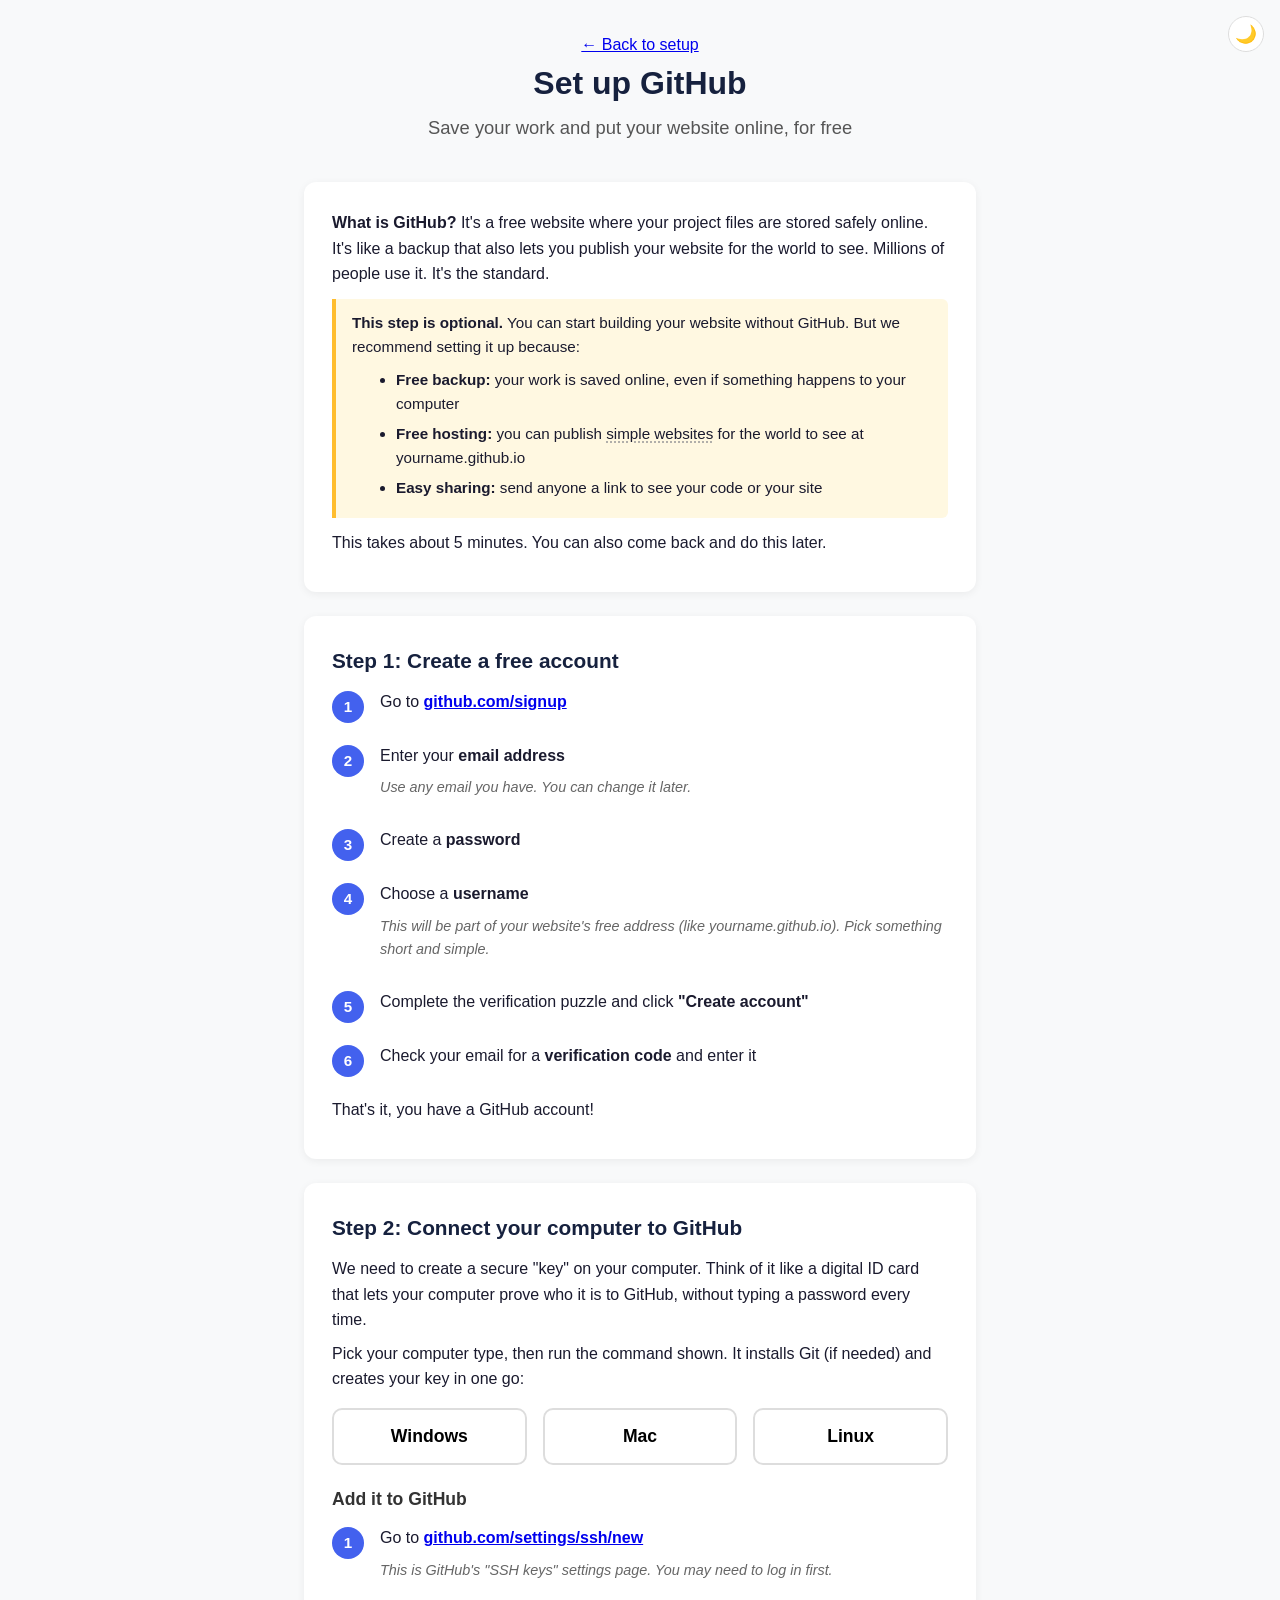
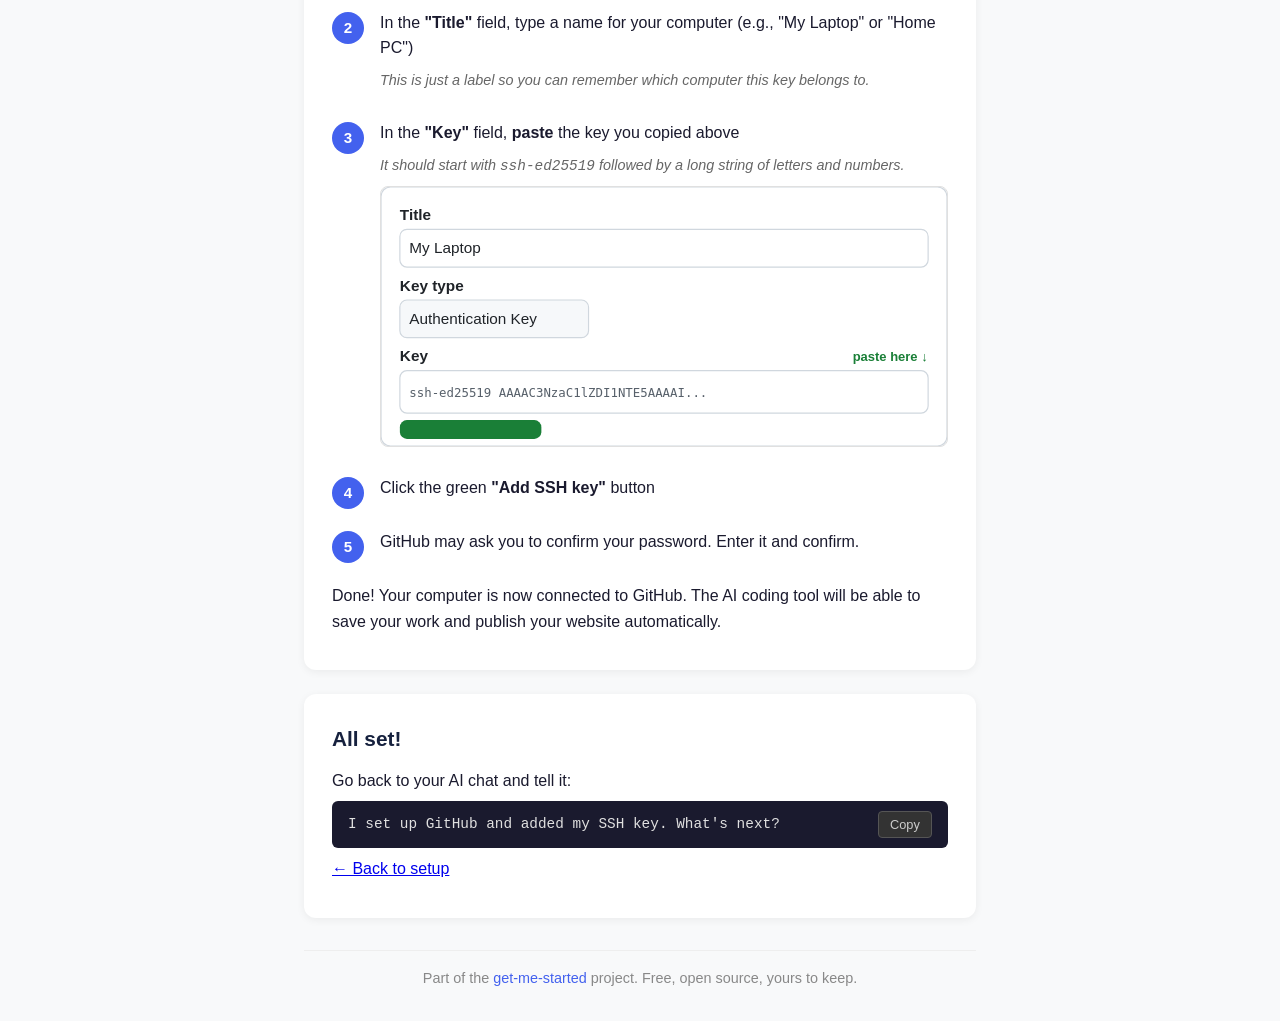
<file: docs/github.html>
<!DOCTYPE html>
<html lang="en">
<head>
  <meta charset="UTF-8">
  <meta name="viewport" content="width=device-width, initial-scale=1.0">
  <title>Set up GitHub - Get Me Started</title>
  <link rel="icon" href="favicon.svg" type="image/svg+xml">
  <link rel="stylesheet" href="style.css">
</head>
<body>
  <button class="theme-toggle" onclick="toggleTheme()" title="Toggle dark/light mode" id="theme-btn">&#x1F319;</button>
  <header>
    <p><a href="index.html">&larr; Back to setup</a></p>
    <h1>Set up GitHub</h1>
    <p class="subtitle">Save your work and put your website online, for free</p>
  </header>

  <main>
    <section class="step">
      <p><strong>What is GitHub?</strong> It's a free website where your project files are stored safely online. It's like a backup that also lets you publish your website for the world to see. Millions of people use it. It's the standard.</p>

      <div class="info-note">
        <strong>This step is optional.</strong> You can start building your website without GitHub. But we recommend setting it up because:
        <ul style="margin: 0.5rem 0 0 1.25rem;">
          <li><strong>Free backup:</strong> your work is saved online, even if something happens to your computer</li>
          <li><strong>Free hosting:</strong> you can publish <span class="term">simple websites<span class="tip">A website that shows the same pages to everyone, like a digital brochure for your shop, a portfolio, or a blog. These work great on GitHub Pages (free). If you later need features like user accounts, payments, or a database, the AI will help you find affordable hosting for that.</span></span> for the world to see at yourname.github.io</li>
          <li><strong>Easy sharing:</strong> send anyone a link to see your code or your site</li>
        </ul>
      </div>

      <p>This takes about 5 minutes. You can also come back and do this later.</p>
    </section>

    <!-- Step 1: Create account -->
    <section class="step">
      <h2>Step 1: Create a free account</h2>
      <div class="visual-steps">
        <div class="visual-step">
          <div class="step-number">1</div>
          <div class="step-content">
            <p>Go to <a href="https://github.com/signup" target="_blank"><strong>github.com/signup</strong></a></p>
          </div>
        </div>
        <div class="visual-step">
          <div class="step-number">2</div>
          <div class="step-content">
            <p>Enter your <strong>email address</strong></p>
            <p class="explanation">Use any email you have. You can change it later.</p>
          </div>
        </div>
        <div class="visual-step">
          <div class="step-number">3</div>
          <div class="step-content">
            <p>Create a <strong>password</strong></p>
          </div>
        </div>
        <div class="visual-step">
          <div class="step-number">4</div>
          <div class="step-content">
            <p>Choose a <strong>username</strong></p>
            <p class="explanation">This will be part of your website's free address (like yourname.github.io). Pick something short and simple.</p>
          </div>
        </div>
        <div class="visual-step">
          <div class="step-number">5</div>
          <div class="step-content">
            <p>Complete the verification puzzle and click <strong>"Create account"</strong></p>
          </div>
        </div>
        <div class="visual-step">
          <div class="step-number">6</div>
          <div class="step-content">
            <p>Check your email for a <strong>verification code</strong> and enter it</p>
          </div>
        </div>
      </div>
      <p>That's it, you have a GitHub account!</p>
    </section>

    <!-- Step 2: Create your key and connect -->
    <section class="step">
      <h2>Step 2: Connect your computer to GitHub</h2>

      <p>We need to create a secure "key" on your computer. Think of it like a digital ID card that lets your computer prove who it is to GitHub, without typing a password every time.</p>

      <p>Pick your computer type, then run the command shown. It installs Git (if needed) and creates your key in one go:</p>

      <div class="os-buttons" style="margin-bottom: 1rem;">
        <button class="os-btn" onclick="showKeyHelp('key-win')">Windows</button>
        <button class="os-btn" onclick="showKeyHelp('key-mac')">Mac</button>
        <button class="os-btn" onclick="showKeyHelp('key-linux')">Linux</button>
      </div>

      <div id="key-win" class="key-help hidden">
        <p><strong>Step A:</strong> Open PowerShell (press the Windows key, type "PowerShell", click it) and paste this to install Git and create your key:</p>
        <div class="code-block">
          <code>winget install --id Git.Git --accept-source-agreements --accept-package-agreements; ssh-keygen -t ed25519 -N '""' -f "$env:USERPROFILE\.ssh\id_ed25519" -q</code>
          <button class="copy-btn" data-copy="winget install --id Git.Git --accept-source-agreements --accept-package-agreements; ssh-keygen -t ed25519 -N '&quot;&quot;' -f &quot;$env:USERPROFILE\.ssh\id_ed25519&quot; -q">Copy</button>
        </div>
        <p class="explanation">This installs Git (a tool for saving and sharing your code) and creates a secure key. If Git is already installed, it skips that part. The key is saved in a hidden folder on your computer.</p>

        <p><strong>Step B:</strong> Now copy your key by pasting this:</p>
        <div class="code-block">
          <code>type $env:USERPROFILE\.ssh\id_ed25519.pub</code>
          <button class="copy-btn" data-copy="type $env:USERPROFILE\.ssh\id_ed25519.pub">Copy</button>
        </div>
        <p>Select the entire output (starts with <code>ssh-ed25519</code>) and copy it.</p>
      </div>

      <div id="key-mac" class="key-help hidden">
        <p><strong>Step A:</strong> Open Terminal (press Cmd+Space, type "Terminal", press Enter) and paste this:</p>
        <div class="code-block">
          <code>ssh-keygen -t ed25519 -N "" -f ~/.ssh/id_ed25519 -q; cat ~/.ssh/id_ed25519.pub | pbcopy</code>
          <button class="copy-btn" data-copy='ssh-keygen -t ed25519 -N "" -f ~/.ssh/id_ed25519 -q; cat ~/.ssh/id_ed25519.pub | pbcopy'>Copy</button>
        </div>
        <p class="explanation">This creates a secure key and copies it to your clipboard automatically. Git is already included with your Mac's developer tools. If you already have a key, this won't overwrite it.</p>
        <p>Your key is now on your clipboard. Just paste it in the next step.</p>
      </div>

      <div id="key-linux" class="key-help hidden">
        <p><strong>Step A:</strong> Open a terminal (Ctrl+Alt+T) and paste this to install Git and create your key:</p>
        <div class="code-block">
          <code>sudo apt install -y git 2>/dev/null || sudo dnf install -y git 2>/dev/null; ssh-keygen -t ed25519 -N "" -f ~/.ssh/id_ed25519 -q</code>
          <button class="copy-btn" data-copy='sudo apt install -y git 2>/dev/null || sudo dnf install -y git 2>/dev/null; ssh-keygen -t ed25519 -N "" -f ~/.ssh/id_ed25519 -q'>Copy</button>
        </div>
        <p class="explanation">This installs Git (if needed) and creates a secure key. May ask for your password.</p>

        <p><strong>Step B:</strong> Copy your key:</p>
        <div class="code-block">
          <code>cat ~/.ssh/id_ed25519.pub</code>
          <button class="copy-btn" data-copy="cat ~/.ssh/id_ed25519.pub">Copy</button>
        </div>
        <p>Select the entire output (starts with <code>ssh-ed25519</code>) and copy it.</p>
      </div>

      <h3>Add it to GitHub</h3>

      <div class="visual-steps">
        <div class="visual-step">
          <div class="step-number">1</div>
          <div class="step-content">
            <p>Go to <a href="https://github.com/settings/ssh/new" target="_blank"><strong>github.com/settings/ssh/new</strong></a></p>
            <p class="explanation">This is GitHub's "SSH keys" settings page. You may need to log in first.</p>
          </div>
        </div>
        <div class="visual-step">
          <div class="step-number">2</div>
          <div class="step-content">
            <p>In the <strong>"Title"</strong> field, type a name for your computer (e.g., "My Laptop" or "Home PC")</p>
            <p class="explanation">This is just a label so you can remember which computer this key belongs to.</p>
          </div>
        </div>
        <div class="visual-step">
          <div class="step-number">3</div>
          <div class="step-content">
            <p>In the <strong>"Key"</strong> field, <strong>paste</strong> the key you copied above</p>
            <p class="explanation">It should start with <code>ssh-ed25519</code> followed by a long string of letters and numbers.</p>
            <div class="screenshot-box">
              <img src="img/github-ssh.svg" alt="GitHub SSH key form with Title and Key fields" width="480">
            </div>
          </div>
        </div>
        <div class="visual-step">
          <div class="step-number">4</div>
          <div class="step-content">
            <p>Click the green <strong>"Add SSH key"</strong> button</p>
          </div>
        </div>
        <div class="visual-step">
          <div class="step-number">5</div>
          <div class="step-content">
            <p>GitHub may ask you to confirm your password. Enter it and confirm.</p>
          </div>
        </div>
      </div>

      <p>Done! Your computer is now connected to GitHub. The AI coding tool will be able to save your work and publish your website automatically.</p>
    </section>

    <section class="step">
      <h2>All set!</h2>
      <p>Go back to your AI chat and tell it:</p>
      <div class="code-block">
        <code>I set up GitHub and added my SSH key. What's next?</code>
        <button class="copy-btn" data-copy="I set up GitHub and added my SSH key. What's next?">Copy</button>
      </div>
      <p><a href="index.html">&larr; Back to setup</a></p>
    </section>
  </main>

  <footer>
    <p>Part of the <a href="https://github.com/jdeworks/get-me-started">get-me-started</a> project. Free, open source, yours to keep.</p>
  </footer>

  <script>
    // Theme toggle
    function toggleTheme() {
      var b = document.body;
      if (b.classList.contains('dark')) { b.classList.remove('dark'); b.classList.add('light'); localStorage.setItem('gms-theme','light'); }
      else if (b.classList.contains('light')) { b.classList.remove('light'); b.classList.add('dark'); localStorage.setItem('gms-theme','dark'); }
      else { var d = matchMedia('(prefers-color-scheme:dark)').matches; b.classList.add(d?'light':'dark'); localStorage.setItem('gms-theme',d?'light':'dark'); }
      var btn = document.getElementById('theme-btn'); if(btn) btn.textContent = (b.classList.contains('dark')||(!b.classList.contains('light')&&matchMedia('(prefers-color-scheme:dark)').matches))?'\u2600':'\uD83C\uDF19';
    }
    (function(){try{var t=localStorage.getItem('gms-theme');if(t)document.body.classList.add(t);}catch(e){}var btn=document.getElementById('theme-btn');if(btn){var d=document.body.classList.contains('dark')||(!document.body.classList.contains('light')&&matchMedia('(prefers-color-scheme:dark)').matches);btn.textContent=d?'\u2600':'\uD83C\uDF19';}})();

    function showKeyHelp(id) {
      document.querySelectorAll('.key-help').forEach(el => el.classList.add('hidden'));
      document.getElementById(id).classList.remove('hidden');
    }

    document.addEventListener('DOMContentLoaded', () => {
      // Copy buttons
      document.querySelectorAll('.copy-btn').forEach(btn => {
        btn.addEventListener('click', () => {
          navigator.clipboard.writeText(btn.dataset.copy).then(() => {
            btn.textContent = 'Copied!';
            btn.classList.add('copied');
            setTimeout(() => { btn.textContent = 'Copy'; btn.classList.remove('copied'); }, 2000);
          });
        });
      });
      // Term tooltips
      document.querySelectorAll('.term').forEach(term => {
        term.addEventListener('click', (e) => {
          document.querySelectorAll('.term.open').forEach(t => { if (t !== term) t.classList.remove('open'); });
          term.classList.toggle('open');
          e.stopPropagation();
        });
      });
      document.addEventListener('click', () => {
        document.querySelectorAll('.term.open').forEach(t => t.classList.remove('open'));
      });
    });
  </script>
</body>
</html>
</file>
<file: docs/style.css>
/* === Reset & base === */
*, *::before, *::after { box-sizing: border-box; margin: 0; padding: 0; }

body {
  font-family: -apple-system, BlinkMacSystemFont, "Segoe UI", Roboto, Helvetica, Arial, sans-serif;
  line-height: 1.6;
  color: #1a1a2e;
  background: #f8f9fa;
  max-width: 720px;
  margin: 0 auto;
  padding: 2rem 1.5rem;
}

/* === Header === */
header {
  text-align: center;
  margin-bottom: 2.5rem;
}

header h1 {
  font-size: 2rem;
  color: #16213e;
  margin-bottom: 0.25rem;
}

.subtitle {
  font-size: 1.15rem;
  color: #555;
}

/* === Steps === */
.step {
  background: #fff;
  border-radius: 12px;
  padding: 1.75rem;
  margin-bottom: 1.5rem;
  box-shadow: 0 2px 8px rgba(0,0,0,0.06);
}

.step h2 {
  font-size: 1.3rem;
  margin-bottom: 0.75rem;
  color: #16213e;
}

.step h3 {
  font-size: 1.1rem;
  margin: 1.25rem 0 0.75rem;
  color: #333;
}

.step p {
  margin-bottom: 0.5rem;
}

.step ul {
  padding-left: 1.5rem;
  margin-bottom: 0.75rem;
}

.step li {
  margin-bottom: 0.35rem;
}

/* === Hero prompt === */
.hero-prompt {
  border: 2px solid #4361ee;
  background: #f8faff;
}

.prompt-box {
  background: #1a1a2e;
  border-radius: 8px;
  padding: 1rem;
  margin: 0.75rem 0;
  position: relative;
}

.prompt-text {
  font-family: "SF Mono", "Cascadia Code", Consolas, monospace;
  font-size: 0.9rem;
  color: #e0e0e0;
  line-height: 1.6;
  white-space: pre-wrap;
  margin: 0;
}

.prompt-copy {
  position: absolute;
  top: 0.5rem;
  right: 0.5rem;
}

.prompt-buttons {
  display: flex;
  gap: 0.5rem;
  margin: 0.75rem 0;
  flex-wrap: wrap;
}

.open-in-btn {
  flex: 1;
  min-width: 120px;
  padding: 0.65rem 1rem;
  font-size: 0.95rem;
  font-weight: 600;
  border-radius: 8px;
  text-decoration: none;
  text-align: center;
  transition: opacity 0.15s ease;
}

.open-in-btn:hover { opacity: 0.85; }

.open-in-btn.chatgpt {
  background: #10a37f;
  color: #fff;
}

.open-in-btn.claude {
  background: #d97706;
  color: #fff;
}

.open-in-btn.gemini {
  background: #4285f4;
  color: #fff;
}

.or-manual {
  margin-top: 0.75rem;
  font-size: 0.9rem;
  color: #888;
}

.or-manual summary {
  cursor: pointer;
  color: #666;
}

.or-manual p {
  margin-top: 0.35rem;
  color: #888;
}

/* === Script selector grid (3x2 + labels) === */
.script-grid {
  display: grid;
  grid-template-columns: auto 1fr 1fr 1fr;
  gap: 0.5rem;
  margin-top: 1rem;
  align-items: center;
}

.script-grid-header {
  font-weight: 600;
  font-size: 0.9rem;
  color: #555;
  text-align: center;
  padding-bottom: 0.25rem;
}

.script-grid-label {
  font-size: 0.85rem;
  font-weight: 600;
  color: #666;
  padding-right: 0.5rem;
  white-space: nowrap;
}

.script-grid .os-btn {
  min-width: unset;
  padding: 0.6rem 0.5rem;
  font-size: 0.9rem;
}

@media (max-width: 500px) {
  .script-grid {
    grid-template-columns: auto 1fr 1fr 1fr;
    gap: 0.35rem;
  }
  .script-grid .os-btn { font-size: 0.8rem; padding: 0.5rem 0.3rem; }
  .script-grid-label { font-size: 0.75rem; }
}

/* === OS buttons === */
.os-buttons {
  display: flex;
  gap: 1rem;
  margin-top: 1rem;
  flex-wrap: wrap;
}

.os-btn {
  flex: 1;
  min-width: 140px;
  padding: 1rem;
  font-size: 1.1rem;
  font-weight: 600;
  border: 2px solid #ddd;
  border-radius: 10px;
  background: #fff;
  cursor: pointer;
  transition: all 0.15s ease;
  display: flex;
  flex-direction: column;
  align-items: center;
  gap: 0.4rem;
}

.os-btn:hover {
  border-color: #4361ee;
  background: #f0f4ff;
}

.os-btn.selected {
  border-color: #4361ee;
  background: #e8edff;
  color: #4361ee;
}

.os-icon {
  font-size: 2rem;
}

/* === Download box === */
.download-box {
  text-align: center;
  margin: 1.25rem 0;
}

.download-btn {
  display: inline-block;
  padding: 0.9rem 2rem;
  font-size: 1.15rem;
  font-weight: 600;
  color: #fff;
  background: #4361ee;
  border-radius: 8px;
  text-decoration: none;
  transition: background 0.15s ease;
}

.download-btn:hover {
  background: #3a56d4;
}

.file-info {
  display: block;
  margin-top: 0.4rem;
  font-size: 0.85rem;
  color: #888;
}

.explain-link {
  display: block;
  margin-top: 0.35rem;
  font-size: 0.85rem;
  color: #4361ee;
  text-decoration: none;
}

.explain-link:hover {
  text-decoration: underline;
}

/* === Visual steps === */
.visual-steps {
  margin-top: 0.5rem;
}

.visual-step {
  display: flex;
  gap: 1rem;
  margin-bottom: 1.25rem;
  align-items: flex-start;
}

.step-number {
  flex-shrink: 0;
  width: 32px;
  height: 32px;
  background: #4361ee;
  color: #fff;
  border-radius: 50%;
  display: flex;
  align-items: center;
  justify-content: center;
  font-weight: 700;
  font-size: 0.95rem;
  margin-top: 2px;
}

.step-content {
  flex: 1;
}

.step-content p {
  margin-bottom: 0.5rem;
}

.step-content ul {
  margin-bottom: 0.5rem;
}

/* === Screenshot boxes === */
.screenshot-box {
  margin: 0.5rem 0;
  border: 1px solid #e0e0e0;
  border-radius: 8px;
  overflow: hidden;
  background: #fafafa;
}

.screenshot-box img {
  display: block;
  width: 100%;
  height: auto;
}

/* === Code blocks === */
.code-block {
  display: flex;
  align-items: center;
  gap: 0.5rem;
  background: #1a1a2e;
  color: #e0e0e0;
  padding: 0.65rem 1rem;
  border-radius: 6px;
  margin: 0.5rem 0;
  font-family: "SF Mono", "Fira Code", "Cascadia Code", monospace;
  font-size: 0.9rem;
}

.code-block code {
  flex: 1;
  white-space: pre-wrap;
  word-break: break-word;
}

.copy-btn {
  flex-shrink: 0;
  padding: 0.3rem 0.7rem;
  font-size: 0.8rem;
  background: #333;
  color: #ccc;
  border: 1px solid #555;
  border-radius: 4px;
  cursor: pointer;
  transition: all 0.15s ease;
}

.copy-btn:hover {
  background: #444;
  color: #fff;
}

.copy-btn.copied {
  background: #2d6a4f;
  border-color: #2d6a4f;
  color: #fff;
}

/* === Footer === */
footer {
  text-align: center;
  margin-top: 2rem;
  padding-top: 1rem;
  border-top: 1px solid #eee;
  color: #888;
  font-size: 0.9rem;
}

footer a {
  color: #4361ee;
  text-decoration: none;
}

footer a:hover {
  text-decoration: underline;
}

/* === Explanation text === */
.explanation {
  font-size: 0.9rem;
  color: #666;
  font-style: italic;
  margin-top: 0.25rem;
}

/* === Option tabs (Windows safe/quick) === */
.option-tabs {
  display: flex;
  gap: 0.5rem;
  margin: 0.75rem 0;
}

.option-tab {
  flex: 1;
  padding: 0.7rem 1rem;
  font-size: 0.95rem;
  font-weight: 600;
  border: 2px solid #ddd;
  border-radius: 8px;
  background: #fff;
  cursor: pointer;
  transition: all 0.15s ease;
}

.option-tab:hover {
  border-color: #4361ee;
  background: #f0f4ff;
}

.option-tab.selected {
  border-color: #4361ee;
  background: #e8edff;
  color: #4361ee;
}

/* === Info note === */
.info-note {
  background: #fff8e1;
  border-left: 4px solid #ffbd2e;
  padding: 0.75rem 1rem;
  margin: 0.75rem 0;
  border-radius: 0 6px 6px 0;
  font-size: 0.95rem;
}

/* === Explanation steps === */
.explain-step {
  border-left: 3px solid #e0e0e0;
  padding: 0.75rem 0 0.75rem 1rem;
  margin-bottom: 1rem;
}

.explain-step.result {
  border-left-color: #28c840;
}

.explain-step h3 {
  margin-bottom: 0.4rem;
}

.explain-what {
  margin-bottom: 0.35rem;
}

.explain-why {
  color: #555;
  font-size: 0.95rem;
  margin-bottom: 0.25rem;
}

.explain-skip {
  font-size: 0.9rem;
  color: #888;
  font-style: italic;
}

/* === Journey steps === */
.journey {
  margin: 1rem 0;
}

.journey-step {
  display: flex;
  gap: 0.75rem;
  padding: 0.75rem 0;
  border-left: 2px solid #e0e0e0;
  margin-left: 14px;
  padding-left: 1.25rem;
  position: relative;
}

.journey-step.current {
  border-left-color: #4361ee;
}

.journey-marker {
  position: absolute;
  left: -14px;
  font-size: 1.25rem;
  background: #fff;
  padding: 2px 0;
}

.journey-content {
  display: flex;
  flex-direction: column;
  gap: 0.15rem;
}

.journey-content strong {
  font-size: 1.05rem;
}

.journey-content span {
  font-size: 0.9rem;
  color: #666;
}

.journey-tool {
  font-size: 0.85rem !important;
  color: #999 !important;
}

.journey-tool a {
  color: #4361ee;
  text-decoration: none;
}

.journey-tool a:hover {
  text-decoration: underline;
}

.journey-step.optional {
  opacity: 0.85;
}

.badge-optional {
  display: inline-block;
  font-size: 0.7rem;
  font-weight: 600;
  color: #666;
  background: #f0f0f0;
  border: 1px solid #ddd;
  border-radius: 4px;
  padding: 1px 6px;
  vertical-align: middle;
  margin-left: 4px;
  text-transform: uppercase;
  letter-spacing: 0.5px;
}

/* === Script source (details/summary) === */
.script-source {
  margin-top: 1.25rem;
  border: 1px solid #e0e0e0;
  border-radius: 8px;
  overflow: hidden;
}

.script-source summary {
  padding: 0.75rem 1rem;
  font-weight: 600;
  font-size: 0.95rem;
  cursor: pointer;
  background: #f8f9fa;
  color: #333;
  list-style: none;
}

.script-source summary::-webkit-details-marker { display: none; }
.script-source summary::before {
  content: "\\25B6  ";
  font-size: 0.7rem;
  transition: transform 0.2s ease;
  display: inline-block;
}
.script-source[open] summary::before {
  transform: rotate(90deg);
}

.script-source pre {
  margin: 0;
  padding: 1rem;
  background: #1a1a2e;
  overflow-x: auto;
}

.script-source code {
  font-family: "SF Mono", "Cascadia Code", "Fira Code", Consolas, monospace;
  font-size: 0.85rem;
  line-height: 1.7;
  color: #ccc;
  white-space: pre;
}

.script-source p {
  padding: 0.5rem 1rem 0;
  font-size: 0.9rem;
  color: #666;
}

/* === Safety callout === */
.safety-callout {
  background: #f0f7ff;
  border: 1px solid #c5ddf5;
  border-radius: 8px;
  padding: 0.75rem 1rem;
  margin: 1rem 0;
  font-size: 0.95rem;
  text-align: center;
}

.safety-callout a {
  color: #4361ee;
  font-weight: 600;
  text-decoration: none;
}

.safety-callout a:hover {
  text-decoration: underline;
}

/* === Inline term tooltips === */
.term {
  text-decoration-line: underline;
  text-decoration-style: dotted;
  text-decoration-color: #999;
  text-underline-offset: 3px;
  cursor: help;
  position: relative;
  display: inline;
}

.term .tip {
  position: absolute;
  left: 0;
  top: 100%;
  z-index: 10;
  width: 300px;
  max-width: 90vw;
  background: #f0f4ff;
  border: 1px solid #c5ddf5;
  border-left: 3px solid #4361ee;
  border-radius: 0 8px 8px 8px;
  padding: 0;
  font-size: 0.88rem;
  color: #444;
  font-style: normal;
  line-height: 1.5;
  box-shadow: 0 4px 12px rgba(0,0,0,0.1);
  pointer-events: none;
  opacity: 0;
  transform: translateY(-4px);
  transition: opacity 0.2s ease, transform 0.2s ease;
  overflow: hidden;
  max-height: 0;
}

.term:hover .tip,
.term.open .tip {
  opacity: 1;
  transform: translateY(4px);
  padding: 0.6rem 0.75rem;
  pointer-events: auto;
  max-height: 200px;
}

/* === Experience level selector === */
.level-selector {
  display: flex;
  gap: 0.5rem;
  margin: 1rem 0;
  flex-wrap: wrap;
}

.level-btn {
  flex: 1;
  min-width: 150px;
  padding: 0.75rem 0.5rem;
  font-size: 0.95rem;
  border: 2px solid #e0e0e0;
  border-radius: 10px;
  background: #fff;
  cursor: pointer;
  text-align: center;
  transition: all 0.15s ease;
}

.level-btn:hover {
  border-color: #4361ee;
  background: #f8faff;
}

.level-btn.selected {
  border-color: #4361ee;
  background: #e8edff;
}

.level-btn small {
  display: block;
  margin-top: 0.2rem;
  font-size: 0.8rem;
  color: #888;
}

.level-btn.selected small {
  color: #4361ee;
}

/* Content visibility for experience levels */
.for-guided { display: block; }
.for-standard, .for-express { display: none; }

body.level-standard .for-guided { display: none; }
body.level-standard .for-standard { display: block; }

body.level-express .for-guided { display: none; }
body.level-express .for-standard { display: none; }
body.level-express .for-express { display: block; }

/* === Next-step options === */
.next-option {
  border: 1px solid #e0e0e0;
  border-radius: 8px;
  padding: 1rem 1.25rem;
  margin-bottom: 0.75rem;
}

.next-option h3 {
  font-size: 1rem;
  margin-bottom: 0.5rem;
}

/* === Utility === */
.hidden {
  display: none !important;
}

/* === Dark mode toggle button === */
.theme-toggle {
  position: fixed;
  top: 1rem;
  right: 1rem;
  width: 36px;
  height: 36px;
  border: 1px solid #ddd;
  border-radius: 50%;
  background: #fff;
  cursor: pointer;
  font-size: 1.1rem;
  display: flex;
  align-items: center;
  justify-content: center;
  z-index: 100;
  transition: all 0.2s ease;
}

.theme-toggle:hover { border-color: #4361ee; }

/* === Dark mode === */
@media (prefers-color-scheme: dark) {
  :root:not(.light) { color-scheme: dark; }
  body:not(.light) { background: #111318; color: #e0e0e0; }
  body:not(.light) .step { background: #1a1d24; box-shadow: 0 2px 8px rgba(0,0,0,0.3); }
  body:not(.light) .step h2, body:not(.light) .step h3 { color: #e0e0e0; }
  body:not(.light) header h1 { color: #e0e0e0; }
  body:not(.light) .subtitle { color: #999; }
  body:not(.light) .os-btn { background: #1a1d24; border-color: #333; color: #e0e0e0; }
  body:not(.light) .os-btn:hover { border-color: #4361ee; background: #1e2333; }
  body:not(.light) .os-btn.selected { border-color: #4361ee; background: #1e2333; color: #7c9aff; }
  body:not(.light) .option-tab { background: #1a1d24; border-color: #333; color: #e0e0e0; }
  body:not(.light) .option-tab:hover { border-color: #4361ee; background: #1e2333; }
  body:not(.light) .option-tab.selected { border-color: #4361ee; background: #1e2333; color: #7c9aff; }
  body:not(.light) .download-btn { background: #4361ee; }
  body:not(.light) .info-note { background: #2a2200; border-left-color: #b8860b; }
  body:not(.light) .safety-callout { background: #111833; border-color: #2a3a6e; }
  body:not(.light) .code-block { background: #0d0f14; }
  body:not(.light) .explanation { color: #999; }
  body:not(.light) .file-info { color: #777; }
  body:not(.light) .explain-link { color: #7c9aff; }
  body:not(.light) .screenshot-box { background: #111; border-color: #333; }
  body:not(.light) footer { border-top-color: #333; color: #666; }
  body:not(.light) footer a { color: #7c9aff; }
  body:not(.light) a { color: #7c9aff; }
  body:not(.light) .term .tip { background: #1e2333; border-color: #2a3a6e; border-left-color: #4361ee; color: #ccc; }
  body:not(.light) .next-option { border-color: #333; }
  body:not(.light) .journey-marker { background: #111318; }
  body:not(.light) .journey-content span { color: #999; }
  body:not(.light) .badge-optional { background: #2a2a2a; border-color: #444; color: #999; }
  body:not(.light) .level-btn { background: #1a1d24; border-color: #333; color: #e0e0e0; }
  body:not(.light) .level-btn:hover { border-color: #4361ee; background: #1e2333; }
  body:not(.light) .level-btn.selected { border-color: #4361ee; background: #1e2333; }
  body:not(.light) .level-btn small { color: #777; }
  body:not(.light) .level-btn.selected small { color: #7c9aff; }
  body:not(.light) .theme-toggle { background: #1a1d24; border-color: #333; }
  body:not(.light) .hero-prompt { border-color: #2a3a6e; background: #111833; }
  body:not(.light) .prompt-text { background: #0d0f14; }
  body:not(.light) .script-grid-header { color: #999; }
  body:not(.light) .script-grid-label { color: #999; }
}

/* Manual dark class (for users who toggle it in light-preferred OS) */
body.dark { background: #111318; color: #e0e0e0; }
body.dark .step { background: #1a1d24; box-shadow: 0 2px 8px rgba(0,0,0,0.3); }
body.dark .step h2, body.dark .step h3 { color: #e0e0e0; }
body.dark header h1 { color: #e0e0e0; }
body.dark .subtitle { color: #999; }
body.dark .os-btn { background: #1a1d24; border-color: #333; color: #e0e0e0; }
body.dark .os-btn:hover { border-color: #4361ee; background: #1e2333; }
body.dark .os-btn.selected { border-color: #4361ee; background: #1e2333; color: #7c9aff; }
body.dark .option-tab { background: #1a1d24; border-color: #333; color: #e0e0e0; }
body.dark .option-tab:hover { border-color: #4361ee; background: #1e2333; }
body.dark .option-tab.selected { border-color: #4361ee; background: #1e2333; color: #7c9aff; }
body.dark .download-btn { background: #4361ee; }
body.dark .info-note { background: #2a2200; border-left-color: #b8860b; }
body.dark .safety-callout { background: #111833; border-color: #2a3a6e; }
body.dark .code-block { background: #0d0f14; }
body.dark .explanation { color: #999; }
body.dark .file-info { color: #777; }
body.dark .explain-link { color: #7c9aff; }
body.dark .screenshot-box { background: #111; border-color: #333; }
body.dark footer { border-top-color: #333; color: #666; }
body.dark footer a { color: #7c9aff; }
body.dark a { color: #7c9aff; }
body.dark .term .tip { background: #1e2333; border-color: #2a3a6e; border-left-color: #4361ee; color: #ccc; }
body.dark .next-option { border-color: #333; }
body.dark .journey-marker { background: #111318; }
body.dark .journey-content span { color: #999; }
body.dark .badge-optional { background: #2a2a2a; border-color: #444; color: #999; }
body.dark .level-btn { background: #1a1d24; border-color: #333; color: #e0e0e0; }
body.dark .level-btn:hover { border-color: #4361ee; background: #1e2333; }
body.dark .level-btn.selected { border-color: #4361ee; background: #1e2333; }
body.dark .level-btn small { color: #777; }
body.dark .level-btn.selected small { color: #7c9aff; }
body.dark .theme-toggle { background: #1a1d24; border-color: #333; }
body.dark .hero-prompt { border-color: #2a3a6e; background: #111833; }
body.dark .prompt-text { background: #0d0f14; }
body.dark .script-grid-header { color: #999; }
body.dark .script-grid-label { color: #999; }

/* === Responsive === */
@media (max-width: 500px) {
  body { padding: 1rem; }
  header h1 { font-size: 1.6rem; }
  .os-buttons { flex-direction: column; }
  .os-btn { min-width: unset; }
  .visual-step { flex-direction: column; gap: 0.5rem; }
  .step-number { width: 28px; height: 28px; font-size: 0.85rem; }
}
</file>
<file: docs/code-viewer.css>
/* Code viewer: full-width code with hover/click explanations */
.code-viewer {
  border: 1px solid #d0d0d0;
  border-radius: 8px;
  overflow: hidden;
  margin: 1rem 0;
}

.code-viewer-header {
  display: flex;
  align-items: center;
  gap: 0.5rem;
  padding: 0.5rem 0.75rem;
  background: #f6f8fa;
  border-bottom: 1px solid #d0d0d0;
  font-family: -apple-system, "Segoe UI", sans-serif;
  font-size: 0.85rem;
  color: #555;
}

.code-viewer-body {
  background: #151b28;
  padding: 0;
}

/* Section headers within code */
.cv-section {
  display: block;
  padding: 0.5rem 0.75rem 0.2rem;
  font-family: -apple-system, "Segoe UI", sans-serif;
  font-weight: 600;
  color: #7c8aff;
  font-size: 0.75rem;
  text-transform: uppercase;
  letter-spacing: 0.5px;
  background: #1a1a2e;
  border-top: 1px solid #2d3748;
}

.cv-section:first-child { border-top: none; }

/* Each code line wrapper */
.cv-line {
  border-bottom: 1px solid #1e293b;
  cursor: help;
}

.cv-line:last-child { border-bottom: none; }

.cv-line:hover {
  background: rgba(67, 97, 238, 0.08);
}

.cv-line:hover .cv-hint-icon {
  opacity: 1;
}

/* The clickable row with line number, code, and hint icon */
.cv-line-row {
  display: flex;
  align-items: flex-start;
}

/* Line number */
.cv-ln {
  flex-shrink: 0;
  width: 36px;
  padding: 0.35rem 0.5rem;
  text-align: right;
  color: #4a5568;
  background: #0f1219;
  font-family: "SF Mono", "Cascadia Code", Consolas, monospace;
  font-size: 0.8rem;
  user-select: none;
  border-right: 1px solid #1e293b;
}

/* Code content */
.cv-code {
  flex: 1;
  padding: 0.35rem 0.75rem;
  font-family: "SF Mono", "Cascadia Code", Consolas, monospace;
  font-size: 0.82rem;
  color: #e0e0e0;
  white-space: pre-line;
  line-height: 1.5;
  min-width: 0;
}

/* Hint icon (? bubble) */
.cv-hint-icon {
  flex-shrink: 0;
  padding: 0.35rem 0.5rem;
  color: #4361ee;
  font-size: 0.75rem;
  opacity: 0.3;
  transition: opacity 0.15s ease;
  user-select: none;
}

/* Syntax coloring */
.cv-code .kw { color: #569cd6; }
.cv-code .cmd { color: #dcdcaa; }
.cv-code .str { color: #ce9178; }
.cv-code .cmt { color: #6a9955; font-style: italic; }

/* Explanation callout: appears below the row on click */
.cv-explain {
  max-height: 0;
  overflow: hidden;
  transition: max-height 0.25s ease, padding 0.25s ease, opacity 0.2s ease;
  opacity: 0;
  background: #f0f4ff;
  border-left: 3px solid #4361ee;
  margin: 0 0.5rem;
  border-radius: 0 0 6px 6px;
  font-family: -apple-system, "Segoe UI", sans-serif;
  font-size: 0.85rem;
  color: #333;
  line-height: 1.5;
}

.cv-line.open .cv-explain {
  max-height: 200px;
  padding: 0.5rem 0.75rem;
  margin-bottom: 0.25rem;
  opacity: 1;
}

.cv-explain .skip {
  display: block;
  font-size: 0.8rem;
  color: #888;
  font-style: italic;
  margin-top: 0.15rem;
}

/* Script source toggle (details/summary) */
.script-source {
  margin-top: 1.25rem;
  border: 1px solid #e0e0e0;
  border-radius: 8px;
  overflow: hidden;
}

.script-source summary {
  padding: 0.75rem 1rem;
  font-weight: 600;
  font-size: 0.95rem;
  cursor: pointer;
  background: #f8f9fa;
  color: #333;
}

.script-source summary::marker {
  content: "";
}

.script-source summary::-webkit-details-marker {
  display: none;
}

.script-source summary::before {
  content: "+ ";
  font-weight: 700;
  color: #4361ee;
}

.script-source[open] summary::before {
  content: "- ";
}

.script-source > p {
  padding: 0.5rem 1rem 0;
  font-size: 0.9rem;
  color: #666;
  margin: 0;
}
</file>
